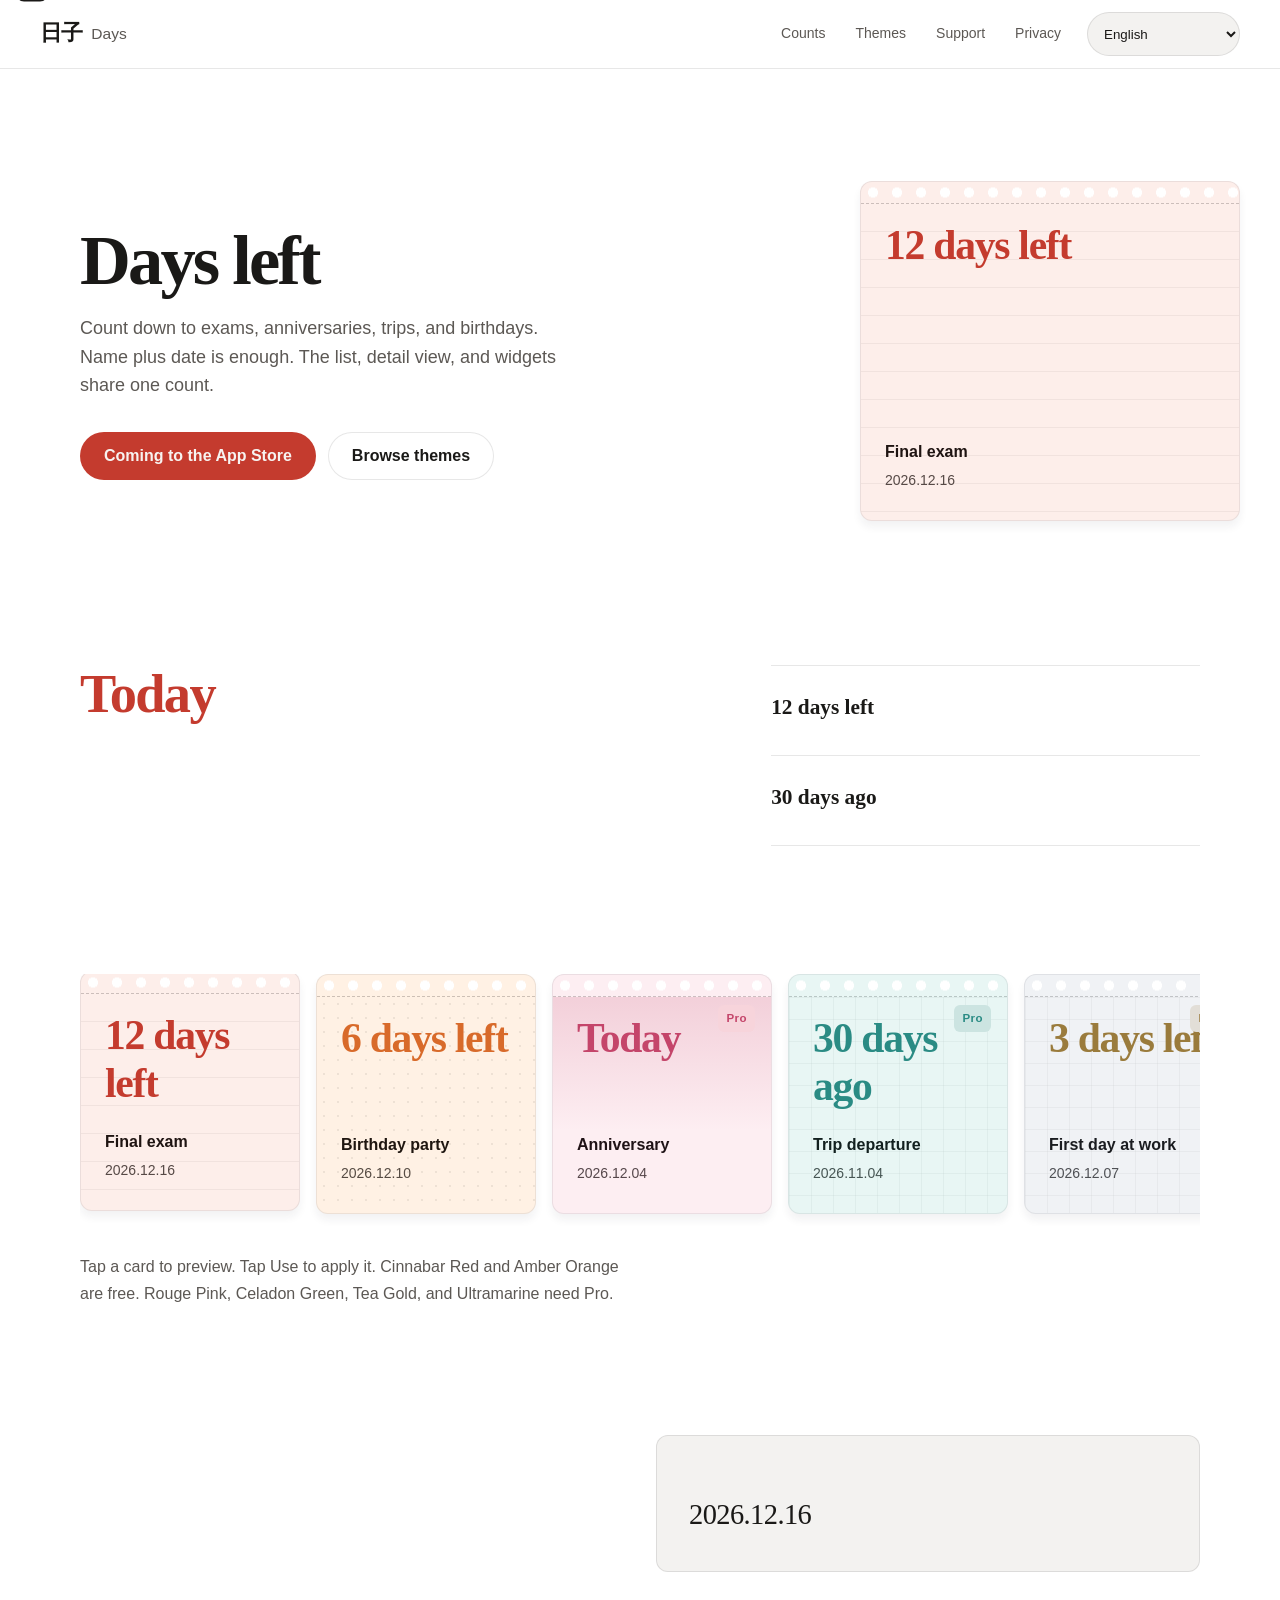
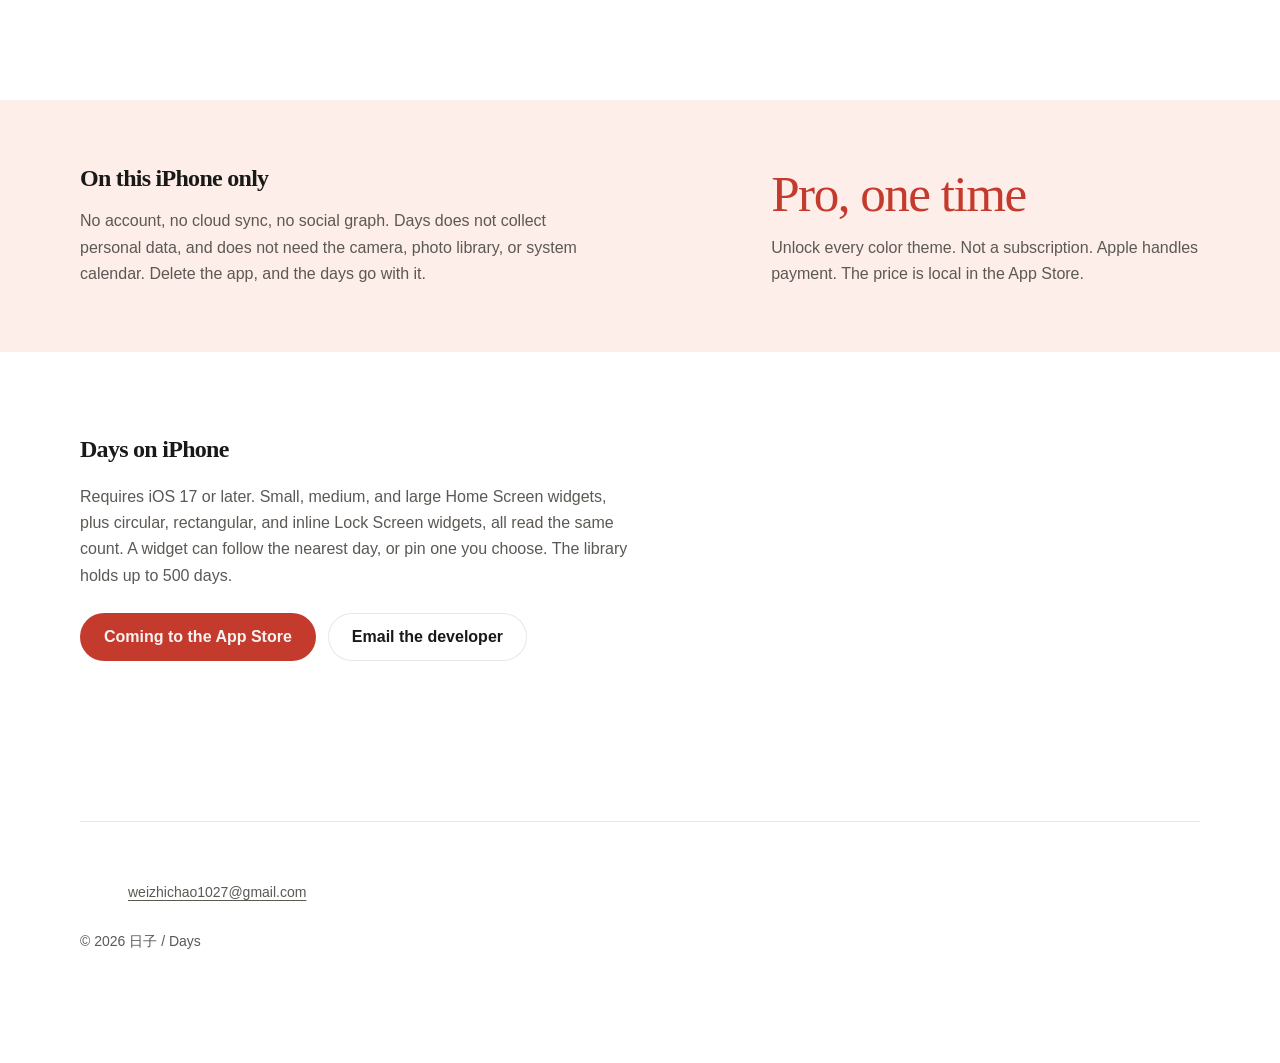
<file: index.html>
<!DOCTYPE html>
<html lang="zh-Hans"
  data-title-zh="日子: 还剩几天"
  data-title-en="Days: how many are left"
  data-desc-zh="日子帮你为考试、恋爱、旅行、生日做倒数。两步添加，大号天数，主题可先预览。基础免费，Pro ¥6 买断。不收集个人数据。"
  data-desc-en="Days helps you count down to exams, anniversaries, trips, and birthdays. Add in two steps, preview themes, and keep widgets in sync. Core tools are free. Pro is a one-time unlock. We do not collect personal data.">
<head>
<meta charset="utf-8"/>
<meta name="viewport" content="width=device-width, initial-scale=1"/>
<meta name="description" content="日子帮你为考试、恋爱、旅行、生日做倒数。两步添加，大号天数，主题可先预览。基础免费，Pro ¥6 买断。不收集个人数据。"/>
<meta name="theme-color" content="#FFFFFF"/>
<meta property="og:type" content="website"/>
<meta property="og:title" content="日子: 还剩几天"/>
<meta property="og:description" content="日子帮你为考试、恋爱、旅行、生日做倒数。两步添加，大号天数，主题可先预览。"/>
<meta property="og:url" content="https://weizhichao1027-collab.github.io/rizi-site/"/>
<meta property="og:locale" content="zh_CN"/>
<meta property="og:site_name" content="日子 / Days"/>
<meta name="twitter:card" content="summary"/>
<title>日子: 还剩几天</title>
<link rel="canonical" href="https://weizhichao1027-collab.github.io/rizi-site/"/>
<link rel="alternate" hreflang="zh-Hans" href="https://weizhichao1027-collab.github.io/rizi-site/"/>
<link rel="alternate" hreflang="en" href="https://weizhichao1027-collab.github.io/rizi-site/?lang=en"/>
<link rel="alternate" hreflang="x-default" href="https://weizhichao1027-collab.github.io/rizi-site/"/>
<link rel="icon" href="favicon.svg" type="image/svg+xml"/>
<link rel="stylesheet" href="styles.css"/>
<script>
(function () {
  try {
    var q = new URLSearchParams(location.search).get("lang");
    var s = localStorage.getItem("rizi-lang");
    var n = (navigator.language || "").toLowerCase();
    var en = q === "en" || (!q && (s === "en" || (!s && n.indexOf("en") === 0)));
    if (q === "zh-Hans") en = false;
    if (en) document.documentElement.lang = "en";
    var title = document.documentElement.getAttribute(en ? "data-title-en" : "data-title-zh");
    if (title) document.title = title;
  } catch (e) {}
})();
</script>
<script type="application/ld+json">
{
  "@context": "https://schema.org",
  "@type": "MobileApplication",
  "name": "日子",
  "alternateName": ["Days", "日々"],
  "operatingSystem": "iOS 17",
  "applicationCategory": "LifestyleApplication",
  "offers": { "@type": "Offer", "price": "0", "priceCurrency": "CNY" },
  "author": { "@type": "Person", "name": "zhichao wei" },
  "url": "https://weizhichao1027-collab.github.io/rizi-site/"
}
</script>
</head>
<body data-title-key="homeTitle" data-desc-key="homeDesc">
<a class="skip" href="#main">
  <span data-lang="zh">跳到正文</span>
  <span data-lang="en">Skip to content</span>
</a>
<header class="topbar">
  <a class="wordmark" href="index.html">日子 <span class="wordmark-en">Days</span></a>
  <button class="nav-toggle" type="button" aria-expanded="false" aria-controls="site-nav">
    <span data-i18n="menu" data-lang="zh">菜单</span>
    <span data-lang="en">Menu</span>
  </button>
  <nav class="nav-links" id="site-nav" aria-label="Primary">
    <a href="#counts"><span data-i18n="navCounts" data-lang="zh">天数</span><span data-lang="en">Counts</span></a>
    <a href="#themes"><span data-i18n="navThemes" data-lang="zh">主题</span><span data-lang="en">Themes</span></a>
    <a href="support.html"><span data-i18n="navSupport" data-lang="zh">技术支持</span><span data-lang="en">Support</span></a>
    <a href="privacy.html"><span data-i18n="navPrivacy" data-lang="zh">隐私政策</span><span data-lang="en">Privacy</span></a>
    <label class="lang-label">
      <span class="visually-hidden">语言</span>
      <select data-lang-select autocomplete="off"></select>
    </label>
  </nav>
</header>

<main id="main">
  <section class="wrap hero">
    <div>
      <h1 data-i18n="heroTitle" data-lang="zh">还剩几天</h1>
      <h1 data-lang="en">Days left</h1>
      <p class="lede" data-i18n="heroLede" data-lang="zh">给考试、恋爱、旅行、生日做倒数。写下名称，选一个日期。列表、详情和小组件用同一套天数。</p>
      <p class="lede" data-lang="en">Count down to exams, anniversaries, trips, and birthdays. Name plus date is enough. The list, detail view, and widgets share one count.</p>
      <div class="cta-row">
        <a class="btn" data-store href="#get">
          <span data-i18n="comingStore" data-lang="zh">即将上架 App Store</span>
          <span data-lang="en">Coming to the App Store</span>
        </a>
        <a class="btn btn-ghost" href="#themes">
          <span data-i18n="browseThemes" data-lang="zh">先看主题</span>
          <span data-lang="en">Browse themes</span>
        </a>
      </div>
    </div>
    <div class="hero-stage">
      <figure class="leaf hero-leaf" id="hero-leaf" data-theme="exam-sprint" data-texture="ruled" aria-label="期末考试, 还剩 12 天">
        <div class="leaf-perf" aria-hidden="true"></div>
        <p class="leaf-count" data-leaf-count>还剩 12 天</p>
        <p class="leaf-name" data-leaf-name>期末考试</p>
        <p class="leaf-date" data-leaf-date>2026.09.27</p>
        <span class="leaf-badge" data-leaf-badge hidden>Pro</span>
      </figure>
    </div>
  </section>

  <section class="wrap section" id="counts">
    <h2 data-lang="zh">三种说法，同一口径</h2>
    <h2 data-lang="en">Three phrases, one calendar day</h2>
    <div class="counts">
      <div class="count-lead">
        <span class="phrase" data-count-offset="0">就是今天</span>
        <p data-lang="zh">按自然日计算，不按小时。今天、还没到、已经过去，各只有一句。</p>
        <p data-lang="en">Counted by calendar day, not by the hour. Today, still ahead, and already past each get one phrase.</p>
      </div>
      <ul class="count-list">
        <li>
          <strong data-count-offset="12">还剩 12 天</strong>
          <p data-lang="zh">日期还在后面。列表副标题、详情大字、主屏幕和锁屏小组件都写这一句。</p>
          <p data-lang="en">The date is still ahead. The list, the large detail type, and Home Screen or Lock Screen widgets all use this line.</p>
        </li>
        <li>
          <strong data-count-offset="-30">已过 30 天</strong>
          <p data-lang="zh">日期已经过去。不会另算一套，也不会和小组件各写各的。</p>
          <p data-lang="en">The date has passed. There is no second formula, and the widget will not drift from the app.</p>
        </li>
      </ul>
    </div>
  </section>

  <section class="wrap section" id="themes">
    <h2 data-lang="zh">场景主题，可先预览</h2>
    <h2 data-lang="en">Scene themes you can preview</h2>
    <div class="theme-rail" role="list">
      <div role="listitem">
      <button type="button" class="theme-hit" data-scene="exam-sprint" aria-current="true">
        <article class="leaf" data-scene-leaf="exam-sprint" data-theme="exam-sprint" data-texture="ruled">
          <div class="leaf-perf" aria-hidden="true"></div>
          <p class="leaf-count" data-leaf-count>还剩 12 天</p>
          <p class="leaf-name" data-leaf-name>期末考试</p>
          <p class="leaf-date" data-leaf-date></p>
          <span class="leaf-badge" data-leaf-badge hidden>Pro</span>
        </article>
      </button>
      </div>
      <div role="listitem">
      <button type="button" class="theme-hit" data-scene="birthday-party" aria-current="false">
        <article class="leaf" data-scene-leaf="birthday-party" data-theme="birthday-party" data-texture="dots">
          <div class="leaf-perf" aria-hidden="true"></div>
          <p class="leaf-count" data-leaf-count>还剩 6 天</p>
          <p class="leaf-name" data-leaf-name>生日派对</p>
          <p class="leaf-date" data-leaf-date></p>
          <span class="leaf-badge" data-leaf-badge hidden>Pro</span>
        </article>
      </button>
      </div>
      <div role="listitem">
      <button type="button" class="theme-hit" data-scene="love-memorial" aria-current="false">
        <article class="leaf" data-scene-leaf="love-memorial" data-theme="love-memorial" data-texture="gradient">
          <div class="leaf-perf" aria-hidden="true"></div>
          <p class="leaf-count" data-leaf-count>就是今天</p>
          <p class="leaf-name" data-leaf-name>恋爱纪念日</p>
          <p class="leaf-date" data-leaf-date></p>
          <span class="leaf-badge" data-leaf-badge>Pro</span>
        </article>
      </button>
      </div>
      <div role="listitem">
      <button type="button" class="theme-hit" data-scene="travel-depart" aria-current="false">
        <article class="leaf" data-scene-leaf="travel-depart" data-theme="travel-depart" data-texture="grid">
          <div class="leaf-perf" aria-hidden="true"></div>
          <p class="leaf-count" data-leaf-count>已过 30 天</p>
          <p class="leaf-name" data-leaf-name>旅行出发</p>
          <p class="leaf-date" data-leaf-date></p>
          <span class="leaf-badge" data-leaf-badge>Pro</span>
        </article>
      </button>
      </div>
      <div role="listitem">
      <button type="button" class="theme-hit" data-scene="job-countdown" aria-current="false">
        <article class="leaf" data-scene-leaf="job-countdown" data-theme="job-countdown" data-texture="grid">
          <div class="leaf-perf" aria-hidden="true"></div>
          <p class="leaf-count" data-leaf-count>还剩 3 天</p>
          <p class="leaf-name" data-leaf-name>入职倒计时</p>
          <p class="leaf-date" data-leaf-date></p>
          <span class="leaf-badge" data-leaf-badge>Pro</span>
        </article>
      </button>
      </div>
      <div role="listitem">
      <button type="button" class="theme-hit" data-scene="graduation" aria-current="false">
        <article class="leaf" data-scene-leaf="graduation" data-theme="graduation" data-texture="ruled">
          <div class="leaf-perf" aria-hidden="true"></div>
          <p class="leaf-count" data-leaf-count>已过 90 天</p>
          <p class="leaf-name" data-leaf-name>毕业季</p>
          <p class="leaf-date" data-leaf-date></p>
          <span class="leaf-badge" data-leaf-badge>Pro</span>
        </article>
      </button>
      </div>
    </div>
    <p class="theme-note" data-i18n="themeNote" data-lang="zh">点卡片只预览，点「使用」才写入。朱砂赤色、琥珀橙色免费；胭脂粉色、青瓷绿色、秋茶金色、群青蓝色需解锁 Pro。</p>
    <p class="theme-note" data-lang="en">Tap a card to preview. Tap Use to apply it. Cinnabar Red and Amber Orange are free. Rouge Pink, Celadon Green, Tea Gold, and Ultramarine need Pro.</p>
  </section>

  <section class="wrap section" id="add">
    <h2 data-lang="zh">两步就够</h2>
    <h2 data-lang="en">Two fields</h2>
    <div class="split">
      <div>
        <p class="lede" data-lang="zh">不用学用法。打开日子，写下这件事叫什么，再选那天。保存之后，天数会自己走。</p>
        <p class="lede" data-lang="en">Nothing to learn. Open Days, name the occasion, pick the date, and save. The count moves on its own.</p>
      </div>
      <div class="paper-form">
        <dl>
          <div>
            <dt data-lang="zh">名称</dt>
            <dt data-lang="en">Name</dt>
            <dd data-lang="zh">期末考试</dd>
            <dd data-lang="en">Final exam</dd>
          </div>
          <div>
            <dt data-lang="zh">日期</dt>
            <dt data-lang="en">Date</dt>
            <dd data-date-offset="12">2026.09.27</dd>
          </div>
        </dl>
      </div>
    </div>
  </section>

  <section class="ink-band" id="local">
    <div class="wrap">
      <div>
        <h2 data-i18n="localTitle" data-lang="zh">数据只在这台 iPhone 上</h2>
        <h2 data-lang="en">On this iPhone only</h2>
        <p data-i18n="localBody" data-lang="zh">没有账号，没有云同步，没有社交。日子不收集个人数据，也不需要相机、相册或系统日历。卸载 App，这些日子会一起删除。</p>
        <p data-lang="en">No account, no cloud sync, no social graph. Days does not collect personal data, and does not need the camera, photo library, or system calendar. Delete the app, and the days go with it.</p>
      </div>
      <div>
        <p class="price" data-i18n="price" data-lang="zh">Pro 一次买断</p>
        <p class="price" data-lang="en">Pro, one time</p>
        <p class="price-note" data-i18n="priceNote" data-lang="zh">中文商店价为 ¥6。解锁全部颜色主题，不是订阅。付款由 Apple 处理。其他地区显示当地价格。</p>
        <p class="price-note" data-lang="en">Unlock every color theme. Not a subscription. Apple handles payment. The price is local in the App Store.</p>
      </div>
    </div>
  </section>

  <section class="wrap get" id="get">
    <h2 data-i18n="getTitle" data-lang="zh">iPhone 上的日子</h2>
    <h2 data-lang="en">Days on iPhone</h2>
    <p data-i18n="getBody" data-lang="zh">需要 iOS 17 或更新系统。主屏幕小号、中号、大号，以及锁屏圆形、方形、一行，都可以放日子。小组件默认跟着最近的一条，也可以指定某一条。最多 500 个日子。</p>
    <p data-lang="en">Requires iOS 17 or later. Small, medium, and large Home Screen widgets, plus circular, rectangular, and inline Lock Screen widgets, all read the same count. A widget can follow the nearest day, or pin one you choose. The library holds up to 500 days.</p>
    <div class="cta-row follow">
      <a class="btn" data-store href="#get">
        <span data-i18n="comingStore" data-lang="zh">即将上架 App Store</span>
        <span data-lang="en">Coming to the App Store</span>
      </a>
      <a class="btn btn-ghost" href="mailto:weizhichao1027@gmail.com">
        <span data-i18n="writeDev" data-lang="zh">写信给开发者</span>
        <span data-lang="en">Email the developer</span>
      </a>
    </div>
  </section>
</main>

<footer class="site-footer wrap">
  <nav aria-label="Footer">
    <a href="support.html"><span data-lang="zh">技术支持</span><span data-lang="en">Support</span></a>
    <a href="privacy.html"><span data-lang="zh">隐私政策</span><span data-lang="en">Privacy</span></a>
    <a href="mailto:weizhichao1027@gmail.com">weizhichao1027@gmail.com</a>
  </nav>
  <p>© 2026 日子 / Days</p>
</footer>
<script src="i18n.js"></script>
<script src="site.js" defer></script>
</body>
</html>
</file>
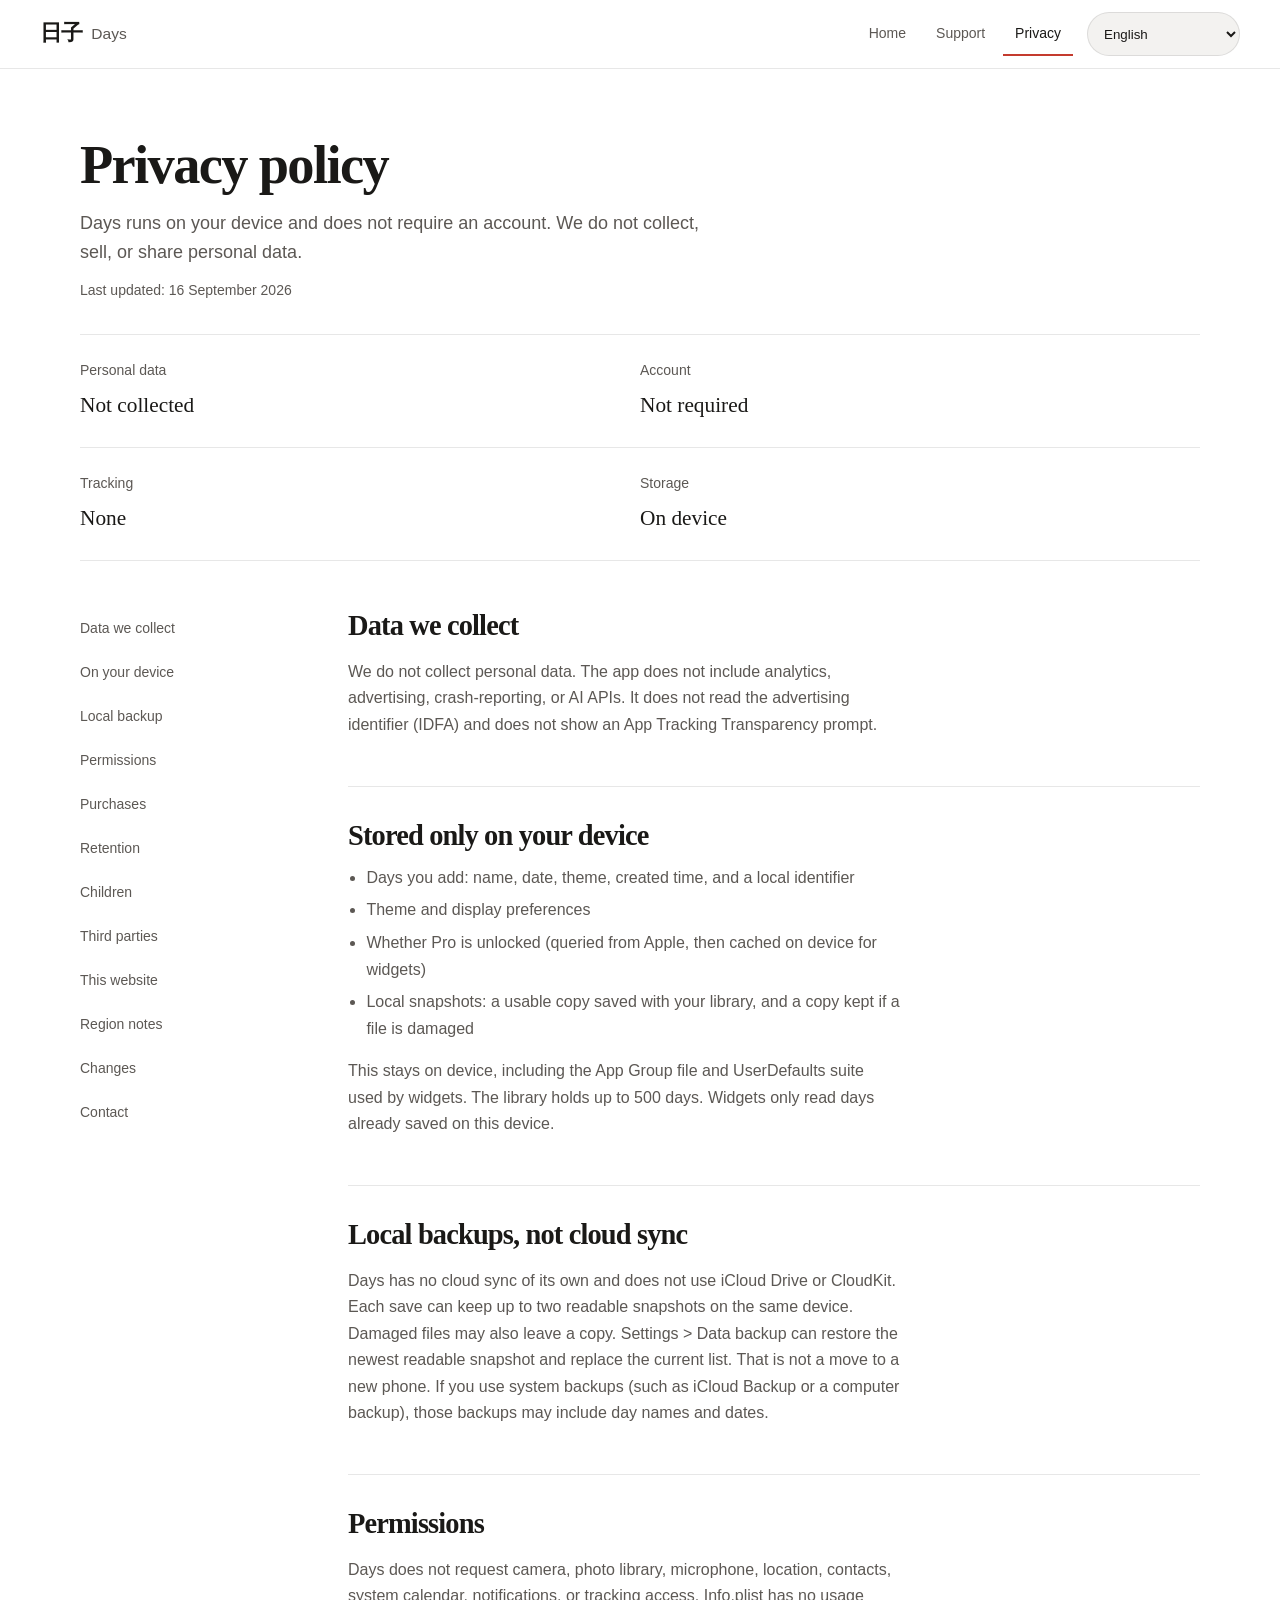
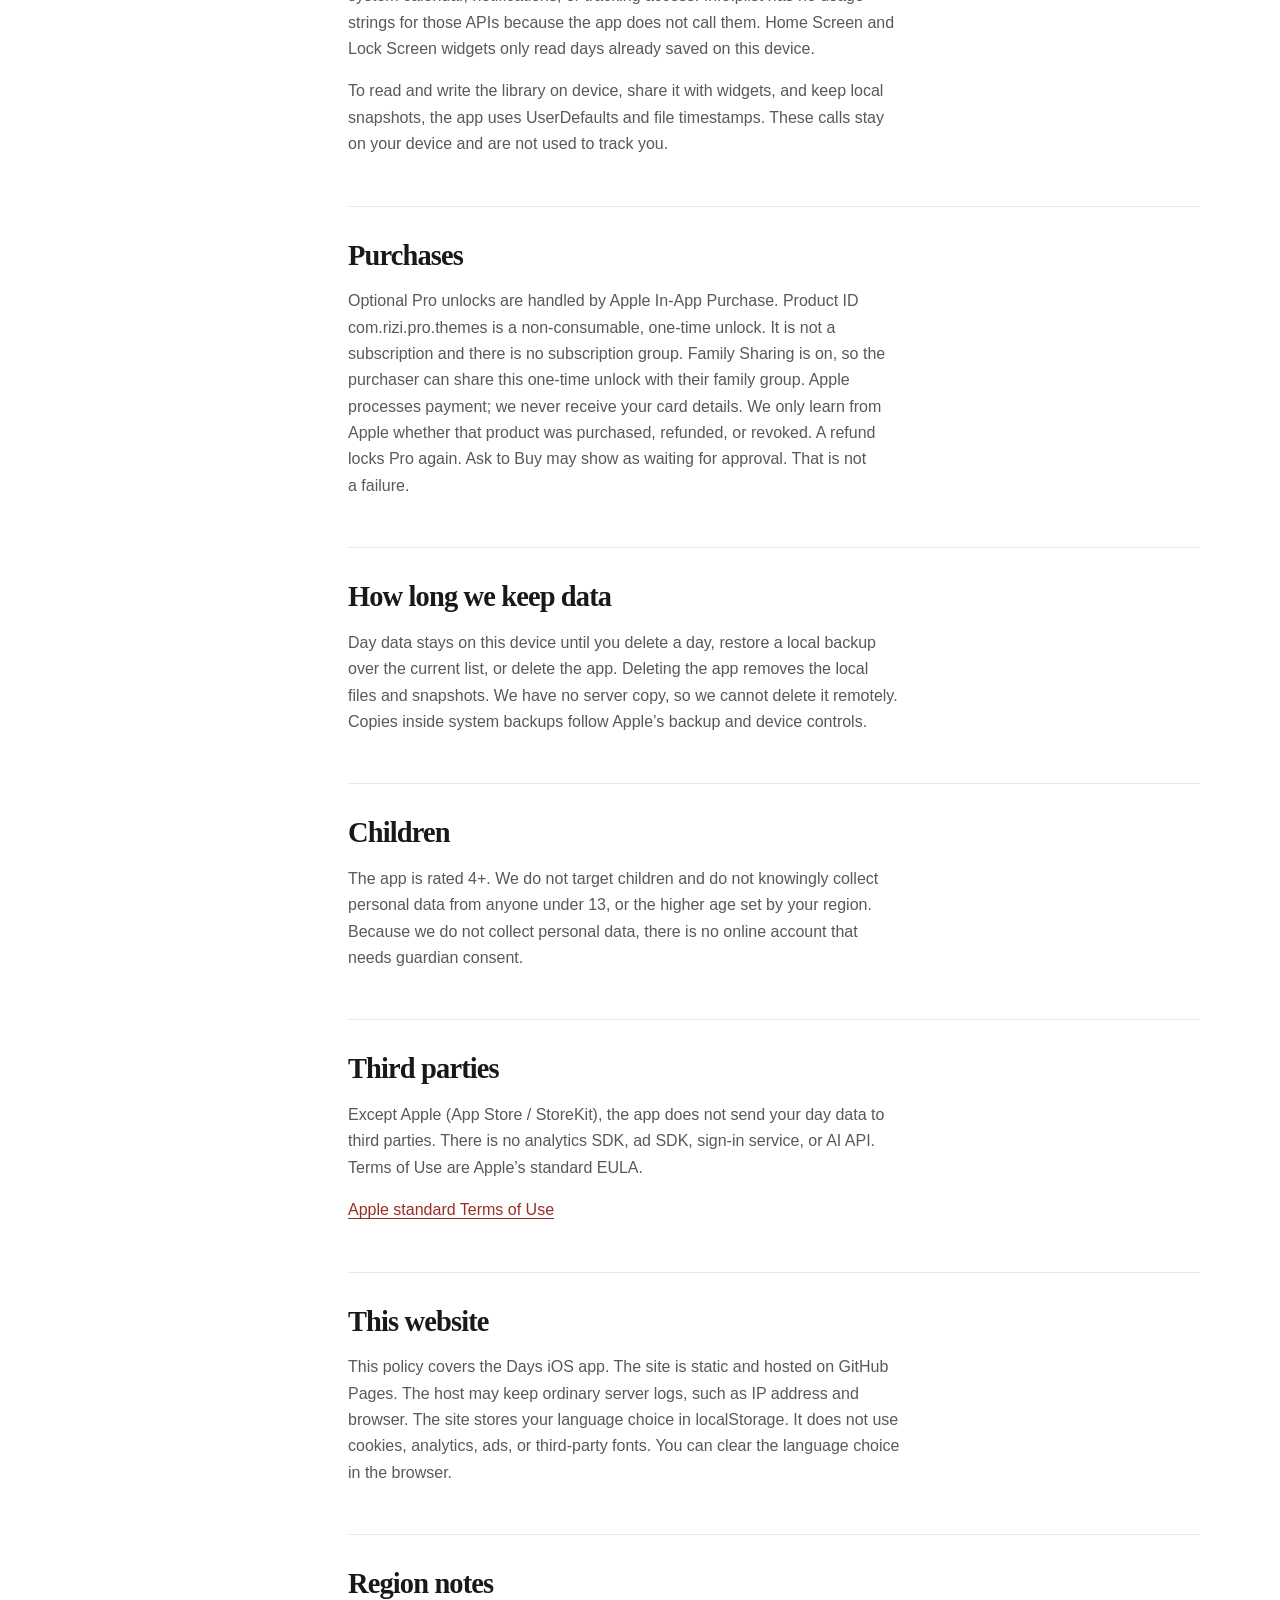
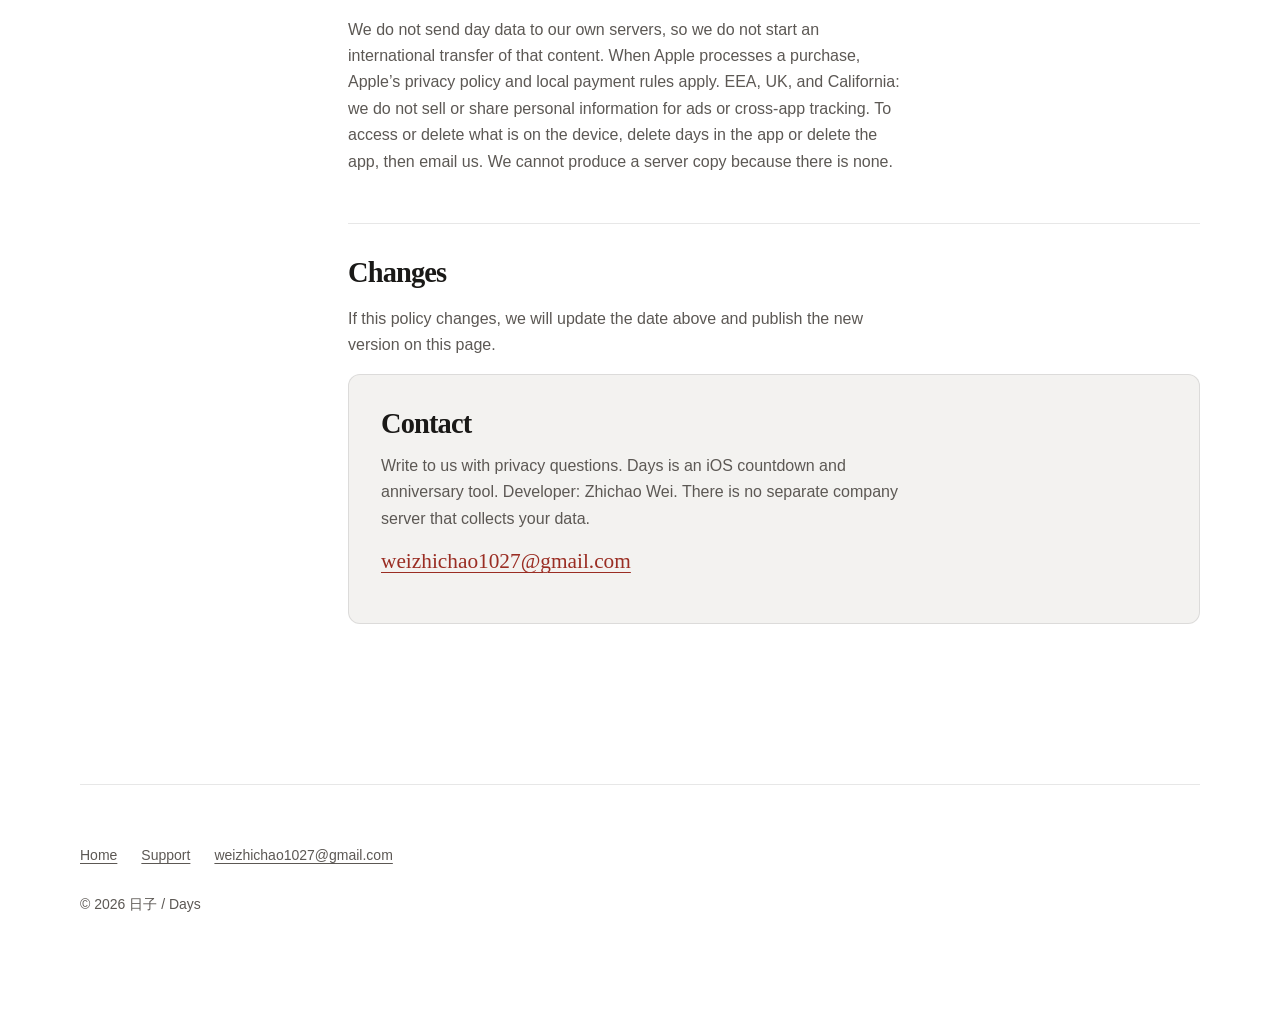
<file: privacy.html>
<!DOCTYPE html>
<html lang="zh-Hans"
  data-title-zh="日子 / Days 隐私政策"
  data-title-en="Days privacy policy"
  data-desc-zh="日子不收集个人数据。数据保存在本机；Pro 购买由 Apple 处理。"
  data-desc-en="Days does not collect personal data. Data stays on device; Apple handles Pro purchases.">
<head>
<meta charset="utf-8"/>
<meta name="viewport" content="width=device-width, initial-scale=1"/>
<meta name="description" content="日子不收集个人数据。数据保存在本机；Pro 购买由 Apple 处理。"/>
<meta name="theme-color" content="#FFFFFF"/>
<meta property="og:type" content="website"/>
<meta property="og:title" content="日子 / Days 隐私政策"/>
<meta property="og:description" content="日子不收集个人数据。数据保存在本机；Pro 购买由 Apple 处理。"/>
<meta property="og:url" content="https://weizhichao1027-collab.github.io/rizi-site/privacy.html"/>
<meta property="og:locale" content="zh_CN"/>
<meta property="og:site_name" content="日子 / Days"/>
<meta name="twitter:card" content="summary"/>
<title>日子 / Days 隐私政策</title>
<link rel="canonical" href="https://weizhichao1027-collab.github.io/rizi-site/privacy.html"/>
<link rel="alternate" hreflang="zh-Hans" href="https://weizhichao1027-collab.github.io/rizi-site/privacy.html"/>
<link rel="alternate" hreflang="en" href="https://weizhichao1027-collab.github.io/rizi-site/privacy.html?lang=en"/>
<link rel="alternate" hreflang="x-default" href="https://weizhichao1027-collab.github.io/rizi-site/privacy.html"/>
<link rel="icon" href="favicon.svg" type="image/svg+xml"/>
<link rel="stylesheet" href="styles.css"/>
<script>
(function () {
  try {
    var q = new URLSearchParams(location.search).get("lang") || "";
    var s = "";
    try { s = localStorage.getItem("rizi-lang") || ""; } catch (e) {}
    var n = (navigator.language || "").toLowerCase();
    var raw = (q || s || n).replace(/_/g, "-").toLowerCase();
    var lang = "zh-Hans";
    if (raw === "en" || raw.indexOf("en-") === 0) lang = "en";
    else if (raw === "zh-hant" || raw === "zh-tw" || raw === "zh-hk" || raw === "zh-mo") lang = "zh-Hant";
    else if (raw.indexOf("ja") === 0) lang = "ja";
    else if (raw.indexOf("ko") === 0) lang = "ko";
    else if (raw.indexOf("es") === 0) lang = "es";
    else if (raw.indexOf("fr") === 0) lang = "fr";
    else if (raw.indexOf("de") === 0) lang = "de";
    else if (raw.indexOf("pt") === 0) lang = "pt-BR";
    else if (raw.indexOf("ru") === 0) lang = "ru";
    else if (raw.indexOf("ar") === 0) lang = "ar";
    else if (raw.indexOf("hi") === 0) lang = "hi";
    else if (raw === "id" || raw === "in" || raw.indexOf("id-") === 0) lang = "id";
    document.documentElement.lang = lang;
    if (lang === "ar") document.documentElement.dir = "rtl";
    if (lang === "en") {
      var title = document.documentElement.getAttribute("data-title-en");
      if (title) document.title = title;
    }
  } catch (e) {}
})();
</script>
</head>
<body data-title-key="privacyTitle" data-desc-key="privacyDesc">
<a class="skip" href="#main">
  <span data-i18n="skip" data-lang="zh">跳到正文</span>
  <span data-lang="en">Skip to content</span>
</a>
<header class="topbar">
  <a class="wordmark" href="index.html">日子 <span class="wordmark-en">Days</span></a>
  <button class="nav-toggle" type="button" aria-expanded="false" aria-controls="site-nav">
    <span data-i18n="menu" data-lang="zh">菜单</span>
    <span data-lang="en">Menu</span>
  </button>
  <nav class="nav-links" id="site-nav" aria-label="Primary">
    <a href="index.html"><span data-i18n="navHome" data-lang="zh">官网</span><span data-lang="en">Home</span></a>
    <a href="support.html"><span data-i18n="navSupport" data-lang="zh">技术支持</span><span data-lang="en">Support</span></a>
    <a href="privacy.html" aria-current="page"><span data-i18n="navPrivacy" data-lang="zh">隐私政策</span><span data-lang="en">Privacy</span></a>
    <label class="lang-label">
      <span class="visually-hidden" data-i18n="language">语言</span>
      <select data-lang-select autocomplete="off"></select>
    </label>
  </nav>
</header>

<main id="main" class="wrap">
  <header class="doc-hero">
    <h1 data-i18n="privacyH1" data-lang="zh">隐私政策</h1>
    <h1 data-lang="en">Privacy policy</h1>
    <p class="lede" data-i18n="privacyLede" data-lang="zh">日子在你的设备上运行，无需注册账号。我们不收集、不出售、不共享个人数据。</p>
    <p class="lede" data-lang="en">Days runs on your device and does not require an account. We do not collect, sell, or share personal data.</p>
    <p class="meta" data-i18n="privacyUpdated" data-lang="zh">最后更新: 2026年9月16日</p>
    <p class="meta" data-lang="en">Last updated: 16 September 2026</p>
  </header>

  <dl class="facts">
    <div>
      <dt data-i18n="factPersonal" data-lang="zh">个人数据</dt>
      <dt data-lang="en">Personal data</dt>
      <dd data-i18n="factPersonalV" data-lang="zh">不收集</dd>
      <dd data-lang="en">Not collected</dd>
    </div>
    <div>
      <dt data-i18n="factAccount" data-lang="zh">账号</dt>
      <dt data-lang="en">Account</dt>
      <dd data-i18n="factAccountV" data-lang="zh">不需要</dd>
      <dd data-lang="en">Not required</dd>
    </div>
    <div>
      <dt data-i18n="factTrack" data-lang="zh">追踪</dt>
      <dt data-lang="en">Tracking</dt>
      <dd data-i18n="factTrackV" data-lang="zh">无</dd>
      <dd data-lang="en">None</dd>
    </div>
    <div>
      <dt data-i18n="factStorage" data-lang="zh">保存位置</dt>
      <dt data-lang="en">Storage</dt>
      <dd data-i18n="factStorageV" data-lang="zh">仅本机</dd>
      <dd data-lang="en">On device</dd>
    </div>
  </dl>

  <div class="doc-layout">
    <nav class="toc" aria-label="Sections">
      <a href="#collect"><span data-i18n="tocCollect" data-lang="zh">收集哪些数据</span><span data-lang="en">Data we collect</span></a>
      <a href="#local"><span data-i18n="tocLocal" data-lang="zh">本机内容</span><span data-lang="en">On your device</span></a>
      <a href="#backup"><span data-i18n="tocBackup" data-lang="zh">本机备份</span><span data-lang="en">Local backups</span></a>
      <a href="#permissions"><span data-i18n="tocPermissions" data-lang="zh">权限</span><span data-lang="en">Permissions</span></a>
      <a href="#purchases"><span data-i18n="tocPurchases" data-lang="zh">购买</span><span data-lang="en">Purchases</span></a>
      <a href="#retention"><span data-i18n="tocRetention" data-lang="zh">保存多久</span><span data-lang="en">Retention</span></a>
      <a href="#children"><span data-i18n="tocChildren" data-lang="zh">儿童</span><span data-lang="en">Children</span></a>
      <a href="#third"><span data-i18n="tocThird" data-lang="zh">第三方</span><span data-lang="en">Third parties</span></a>
      <a href="#site"><span data-i18n="tocSite" data-lang="zh">本网站</span><span data-lang="en">This website</span></a>
      <a href="#region"><span data-i18n="tocRegion" data-lang="zh">地区说明</span><span data-lang="en">Region notes</span></a>
      <a href="#changes"><span data-i18n="tocChanges" data-lang="zh">政策变更</span><span data-lang="en">Changes</span></a>
      <a href="#contact"><span data-i18n="tocContact" data-lang="zh">联系</span><span data-lang="en">Contact</span></a>
    </nav>

    <div>
      <article class="article" id="collect">
        <h2 data-i18n="pCollectH" data-lang="zh">我们收集哪些数据</h2>
        <h2 data-lang="en">Data we collect</h2>
        <p data-i18n="pCollect" data-lang="zh">我们不收集个人数据。App 不接入分析、广告、崩溃上报或人工智能接口，也不会读取广告标识符（IDFA），不弹出追踪许可。</p>
        <p data-lang="en">We do not collect personal data. The app does not include analytics, advertising, crash-reporting, or AI APIs. It does not read the advertising identifier (IDFA) and does not show an App Tracking Transparency prompt.</p>
      </article>

      <article class="article" id="local">
        <h2 data-i18n="pLocalH" data-lang="zh">仅保存在你设备上的内容</h2>
        <h2 data-lang="en">Stored only on your device</h2>
        <ul data-lang="zh">
          <li data-i18n="pLocal1">你添加的日子：名称、日期、主题、创建时间和一条本地标识</li>
          <li data-i18n="pLocal2">主题与显示偏好</li>
          <li data-i18n="pLocal3">是否已解锁 Pro（先向 Apple 查询购买状态，再在本机记下结果，供小组件使用）</li>
          <li data-i18n="pLocal4">本机快照：保存时留下的可用备份，以及文件损坏时的副本</li>
        </ul>
        <ul data-lang="en">
          <li>Days you add: name, date, theme, created time, and a local identifier</li>
          <li>Theme and display preferences</li>
          <li>Whether Pro is unlocked (queried from Apple, then cached on device for widgets)</li>
          <li>Local snapshots: a usable copy saved with your library, and a copy kept if a file is damaged</li>
        </ul>
        <p data-i18n="pLocalP" data-lang="zh">这些写在设备本地，包括小组件所用的 App Group 文件和同一组的 UserDefaults。最多保存 500 个日子。小组件只读取已经保存在这台设备上的日子。</p>
        <p data-lang="en">This stays on device, including the App Group file and UserDefaults suite used by widgets. The library holds up to 500 days. Widgets only read days already saved on this device.</p>
      </article>

      <article class="article" id="backup">
        <h2 data-i18n="pBackupH" data-lang="zh">本机备份，不是云同步</h2>
        <h2 data-lang="en">Local backups, not cloud sync</h2>
        <p data-i18n="pBackup" data-lang="zh">日子没有自己的云同步，也不使用 iCloud Drive 或 CloudKit。每次保存时，App 会在同一台设备上留下最多两份可用快照；文件损坏时也可能留下副本。设置里的「数据备份」可以恢复最近一份可读快照，并覆盖当前列表。这不是换机迁移。若你开启了系统备份（如 iCloud 备份或电脑备份），备份里可能包含日子名称与日期。</p>
        <p data-lang="en">Days has no cloud sync of its own and does not use iCloud Drive or CloudKit. Each save can keep up to two readable snapshots on the same device. Damaged files may also leave a copy. Settings &gt; Data backup can restore the newest readable snapshot and replace the current list. That is not a move to a new phone. If you use system backups (such as iCloud Backup or a computer backup), those backups may include day names and dates.</p>
      </article>

      <article class="article" id="permissions">
        <h2 data-i18n="tocPermissions" data-lang="zh">权限</h2>
        <h2 data-lang="en">Permissions</h2>
        <p data-i18n="pPerm" data-lang="zh">日子不请求、也不需要相机、相册、麦克风、定位、通讯录、系统日历、通知或追踪权限。Info.plist 里没有这些用途说明，因为 App 不会调用它们。桌面与锁屏小组件只读本机已保存的日子。</p>
        <p data-lang="en">Days does not request camera, photo library, microphone, location, contacts, system calendar, notifications, or tracking access. Info.plist has no usage strings for those APIs because the app does not call them. Home Screen and Lock Screen widgets only read days already saved on this device.</p>
        <p data-i18n="pApi" data-lang="zh">为了在本机读写日子列表、和小组件共享数据、以及留下本地快照，App 会使用 UserDefaults（Privacy Nutrition 理由 CA92.1），并读取文件时间戳（理由 C617.1）。这些访问只发生在你的设备上，不会用来追踪你。</p>
        <p data-lang="en">To read and write the library on device, share it with widgets, and keep local snapshots, the app uses UserDefaults (Privacy Nutrition reason CA92.1) and file timestamps (reason C617.1). These calls stay on your device and are not used to track you.</p>
      </article>

      <article class="article" id="purchases">
        <h2 data-i18n="pBuyH" data-lang="zh">购买</h2>
        <h2 data-lang="en">Purchases</h2>
        <p data-i18n="pBuy" data-lang="zh">可选的 Pro 解锁由 Apple 的 App 内购买处理。商品 ID 为 com.rizi.pro.themes，类型为非消耗型买断，不是订阅，也没有订阅组。App Store 已开启家人共享，购买者可与家庭成员共享此买断。付款信息由 Apple 处理，我们收不到银行卡号。我们只从 Apple 获知该商品是否已购买、是否被退款或撤销。退款后 Pro 会收回。家庭批准购买可能显示为等待批准，这不是失败。</p>
        <p data-lang="en">Optional Pro unlocks are handled by Apple In-App Purchase. Product ID com.rizi.pro.themes is a non-consumable, one-time unlock. It is not a subscription and there is no subscription group. Family Sharing is on, so the purchaser can share this one-time unlock with their family group. Apple processes payment; we never receive your card details. We only learn from Apple whether that product was purchased, refunded, or revoked. A refund locks Pro again. Ask to Buy may show as waiting for approval. That is not a failure.</p>
      </article>

      <article class="article" id="retention">
        <h2 data-i18n="pKeepH" data-lang="zh">保存多久</h2>
        <h2 data-lang="en">How long we keep data</h2>
        <p data-i18n="pKeep" data-lang="zh">日子数据一直留在这台设备上，直到你删除某条日子、在设置里用备份覆盖列表，或卸载 App。卸载后本地文件和快照会一起删除。我们没有服务器副本，因此无法替你远程删除。系统备份里的副本，按 Apple 的备份与设备管理处理。</p>
        <p data-lang="en">Day data stays on this device until you delete a day, restore a local backup over the current list, or delete the app. Deleting the app removes the local files and snapshots. We have no server copy, so we cannot delete it remotely. Copies inside system backups follow Apple’s backup and device controls.</p>
      </article>

      <article class="article" id="children">
        <h2 data-i18n="pChildH" data-lang="zh">儿童</h2>
        <h2 data-lang="en">Children</h2>
        <p data-i18n="pChild" data-lang="zh">App 分级为 4+。我们不以儿童为对象收集数据，也不故意收集 13 岁以下（或你所在地区规定的更高年龄）任何人的个人数据。因为我们不收集个人数据，也没有需要监护人同意的在线账户。</p>
        <p data-lang="en">The app is rated 4+. We do not target children and do not knowingly collect personal data from anyone under 13, or the higher age set by your region. Because we do not collect personal data, there is no online account that needs guardian consent.</p>
      </article>

      <article class="article" id="third">
        <h2 data-i18n="pThirdH" data-lang="zh">第三方</h2>
        <h2 data-lang="en">Third parties</h2>
        <p data-i18n="pThird" data-lang="zh">除 Apple（App Store / StoreKit）外，App 不向第三方发送你的日子数据。没有分析 SDK、广告 SDK、登录服务或人工智能接口。使用条款使用 Apple 标准最终用户许可协议。</p>
        <p data-lang="en">Except Apple (App Store / StoreKit), the app does not send your day data to third parties. There is no analytics SDK, ad SDK, sign-in service, or AI API. Terms of Use are Apple’s standard EULA.</p>
        <p><a href="https://www.apple.com/legal/internet-services/itunes/dev/stdeula/" data-i18n="sEulaLink">Apple 标准使用条款</a></p>
      </article>

      <article class="article" id="site">
        <h2 data-i18n="pSiteH" data-lang="zh">本网站</h2>
        <h2 data-lang="en">This website</h2>
        <p data-i18n="pSite" data-lang="zh">本页说明的是「日子」iOS App。网站为静态页面，托管于 GitHub Pages；访问时托管方可能记录常规服务器日志（例如 IP 与浏览器）。本站用 localStorage 记住你选择的语言，不使用 Cookie，不加载分析或广告脚本，也不加载第三方字体。语言选择可在浏览器中清除。</p>
        <p data-lang="en">This policy covers the Days iOS app. The site is static and hosted on GitHub Pages. The host may keep ordinary server logs, such as IP address and browser. The site stores your language choice in localStorage. It does not use cookies, analytics, ads, or third-party fonts. You can clear the language choice in the browser.</p>
      </article>

      <article class="article" id="region">
        <h2 data-i18n="pRegionH" data-lang="zh">地区说明</h2>
        <h2 data-lang="en">Region notes</h2>
        <p data-i18n="pRegion" data-lang="zh">我们不把日子数据发送到自己的服务器，因此不存在由我们发起的跨境传输。Apple 处理购买时，适用 Apple 的隐私政策与所在地区的付款规则。欧洲经济区、英国或加州用户：我们不出售、不共享个人数据用于广告或跨应用追踪。如需行使访问或删除权，请先在 App 内删除日子或卸载 App，再写信到下方邮箱。我们无法提供服务器上的副本，因为没有。中国大陆用户：我们不收集个人信息，也不向境外传输你的日子内容。</p>
        <p data-lang="en">We do not send day data to our own servers, so we do not start an international transfer of that content. When Apple processes a purchase, Apple’s privacy policy and local payment rules apply. EEA, UK, and California: we do not sell or share personal information for ads or cross-app tracking. To access or delete what is on the device, delete days in the app or delete the app, then email us. We cannot produce a server copy because there is none.</p>
      </article>

      <article class="article" id="changes">
        <h2 data-i18n="pChangeH" data-lang="zh">政策变更</h2>
        <h2 data-lang="en">Changes</h2>
        <p data-i18n="pChange" data-lang="zh">若本政策变更，我们会更新上方日期，并在本页面发布新版本。</p>
        <p data-lang="en">If this policy changes, we will update the date above and publish the new version on this page.</p>
      </article>

      <section class="contact-band" id="contact">
        <h2 data-i18n="pContactH" data-lang="zh">联系</h2>
        <h2 data-lang="en">Contact</h2>
        <p data-i18n="pContact" data-lang="zh">隐私相关问题请写信。日子 / Days 是 iOS 倒数日与纪念日工具。开发者: Zhichao Wei。运营者没有单独的公司服务器收集你的数据。</p>
        <p data-lang="en">Write to us with privacy questions. Days is an iOS countdown and anniversary tool. Developer: Zhichao Wei. There is no separate company server that collects your data.</p>
        <p><a class="mail" href="mailto:weizhichao1027@gmail.com">weizhichao1027@gmail.com</a></p>
      </section>
    </div>
  </div>
</main>

<footer class="site-footer wrap">
  <nav aria-label="Footer">
    <a href="index.html"><span data-i18n="navHome" data-lang="zh">官网</span><span data-lang="en">Home</span></a>
    <a href="support.html"><span data-i18n="navSupport" data-lang="zh">技术支持</span><span data-lang="en">Support</span></a>
    <a href="mailto:weizhichao1027@gmail.com">weizhichao1027@gmail.com</a>
  </nav>
  <p data-i18n="copyright">© 2026 日子 / Days</p>
</footer>
<script src="i18n.js"></script>
<script src="site.js" defer></script>
</body>
</html>
</file>
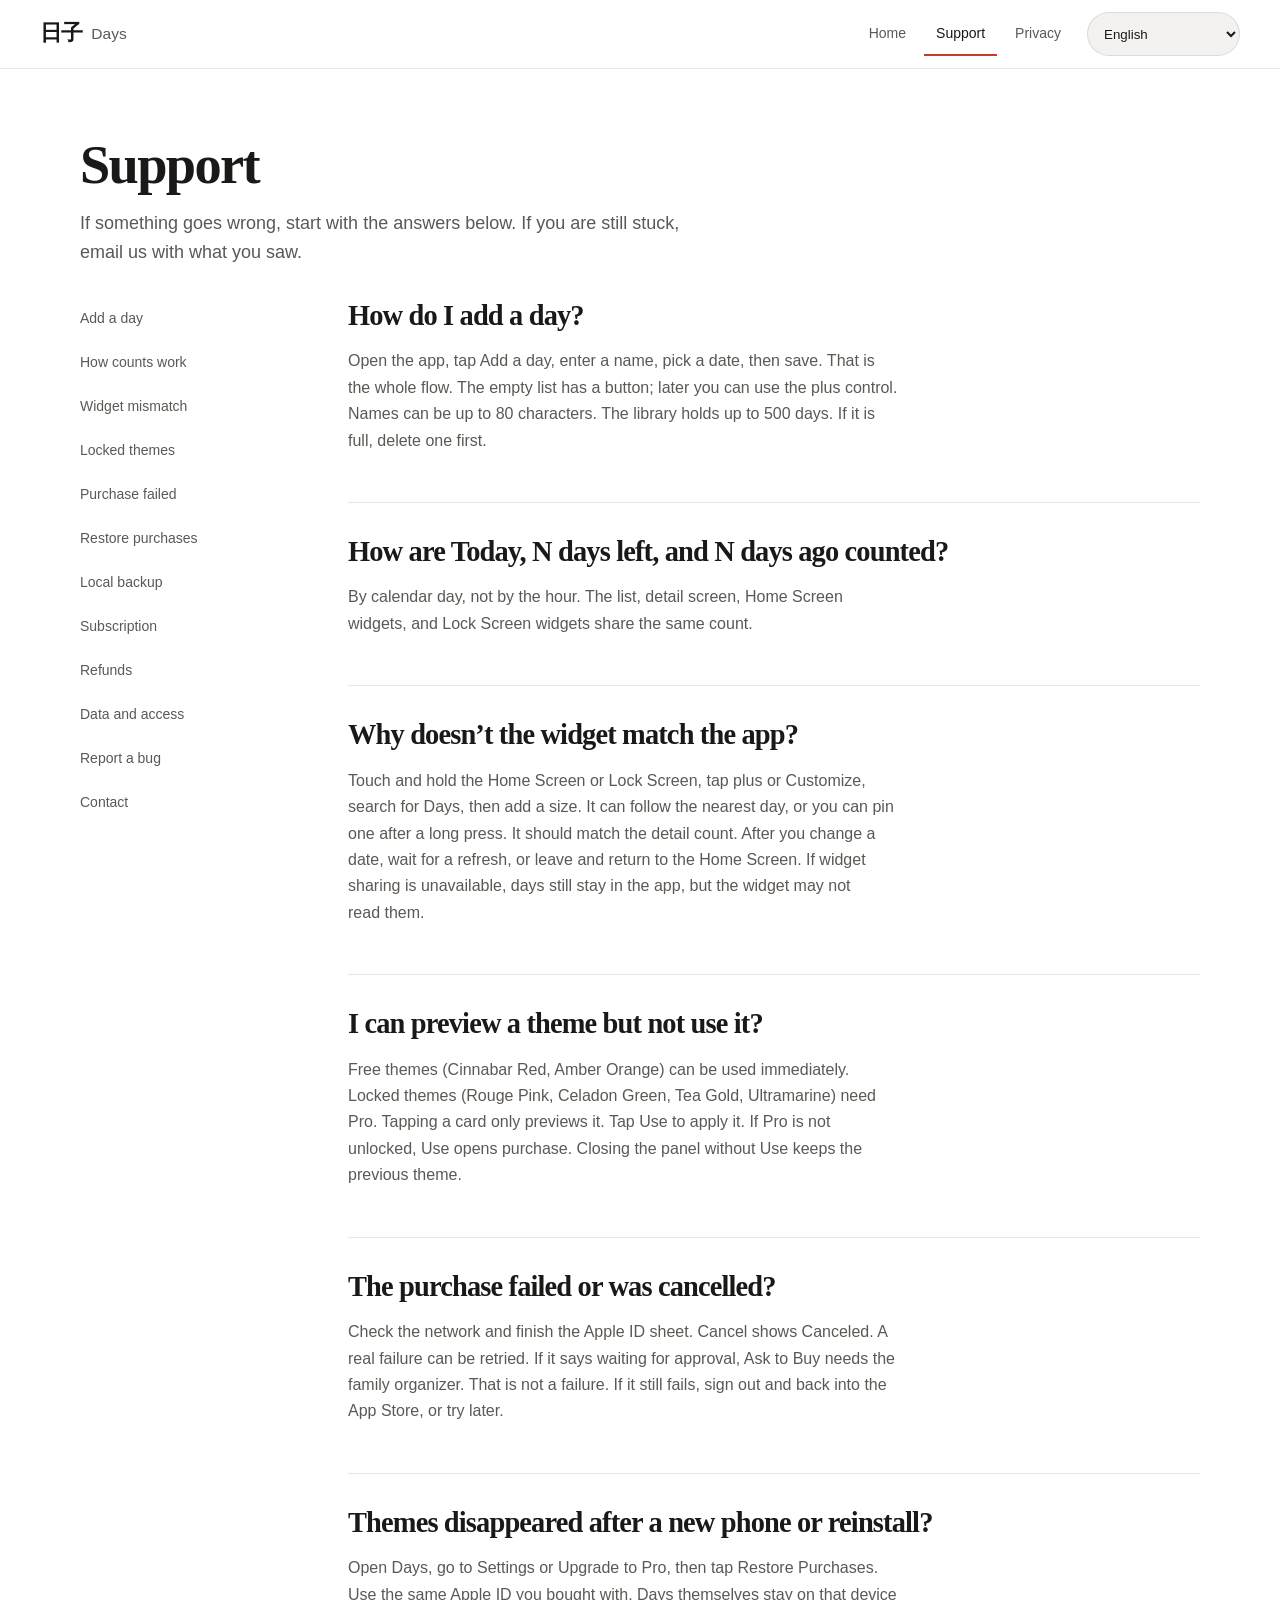
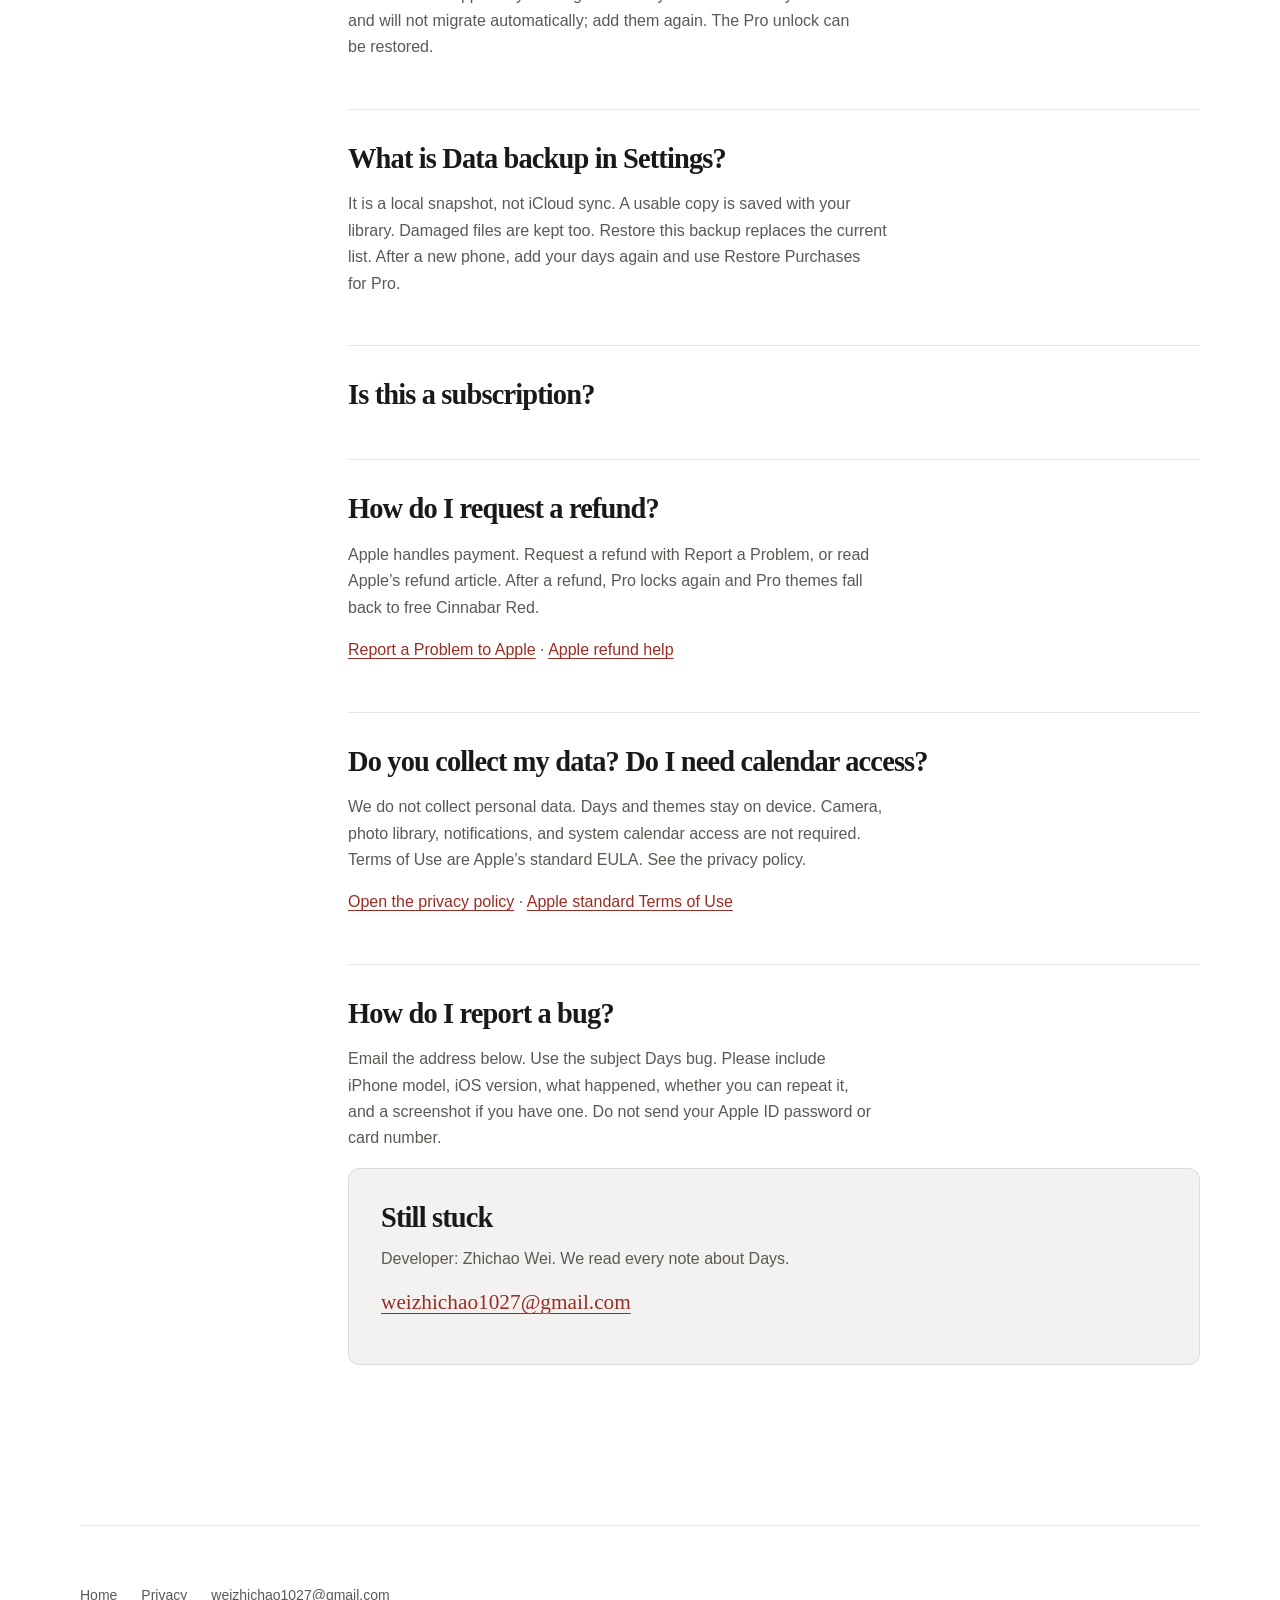
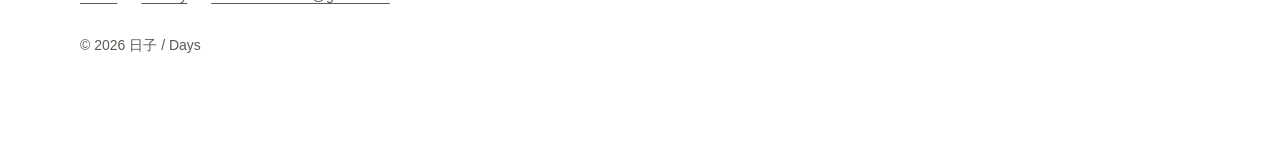
<file: support.html>
<!DOCTYPE html>
<html lang="zh-Hans"
  data-title-zh="日子: 技术支持"
  data-title-en="Days: Support"
  data-desc-zh="日子 App 技术支持与常见问题。添加日子、天数口径、小组件、主题、买断与恢复购买。"
  data-desc-en="Support and answers for the Days iOS app: adding a day, counts, widgets, themes, and the one-time Pro unlock.">
<head>
<meta charset="utf-8"/>
<meta name="viewport" content="width=device-width, initial-scale=1"/>
<meta name="description" content="日子 App 技术支持与常见问题。添加日子、天数口径、小组件、主题、买断与恢复购买。"/>
<meta name="theme-color" content="#FFFFFF"/>
<meta property="og:type" content="website"/>
<meta property="og:title" content="日子: 技术支持"/>
<meta property="og:description" content="日子 App 技术支持与常见问题。"/>
<meta property="og:url" content="https://weizhichao1027-collab.github.io/rizi-site/support.html"/>
<meta property="og:locale" content="zh_CN"/>
<meta property="og:site_name" content="日子 / Days"/>
<meta name="twitter:card" content="summary"/>
<title>日子: 技术支持</title>
<link rel="canonical" href="https://weizhichao1027-collab.github.io/rizi-site/support.html"/>
<link rel="alternate" hreflang="zh-Hans" href="https://weizhichao1027-collab.github.io/rizi-site/support.html"/>
<link rel="alternate" hreflang="en" href="https://weizhichao1027-collab.github.io/rizi-site/support.html?lang=en"/>
<link rel="alternate" hreflang="x-default" href="https://weizhichao1027-collab.github.io/rizi-site/support.html"/>
<link rel="icon" href="favicon.svg" type="image/svg+xml"/>
<link rel="stylesheet" href="styles.css"/>
<script>
(function () {
  try {
    var q = new URLSearchParams(location.search).get("lang") || "";
    var s = "";
    try { s = localStorage.getItem("rizi-lang") || ""; } catch (e) {}
    var n = (navigator.language || "").toLowerCase();
    var raw = (q || s || n).replace(/_/g, "-").toLowerCase();
    var lang = "zh-Hans";
    if (raw === "en" || raw.indexOf("en-") === 0) lang = "en";
    else if (raw === "zh-hant" || raw === "zh-tw" || raw === "zh-hk" || raw === "zh-mo") lang = "zh-Hant";
    else if (raw.indexOf("ja") === 0) lang = "ja";
    else if (raw.indexOf("ko") === 0) lang = "ko";
    else if (raw.indexOf("es") === 0) lang = "es";
    else if (raw.indexOf("fr") === 0) lang = "fr";
    else if (raw.indexOf("de") === 0) lang = "de";
    else if (raw.indexOf("pt") === 0) lang = "pt-BR";
    else if (raw.indexOf("ru") === 0) lang = "ru";
    else if (raw.indexOf("ar") === 0) lang = "ar";
    else if (raw.indexOf("hi") === 0) lang = "hi";
    else if (raw === "id" || raw === "in" || raw.indexOf("id-") === 0) lang = "id";
    document.documentElement.lang = lang;
    if (lang === "ar") document.documentElement.dir = "rtl";
    if (lang === "en") {
      var title = document.documentElement.getAttribute("data-title-en");
      if (title) document.title = title;
    }
  } catch (e) {}
})();
</script>
</head>
<body data-title-key="supportTitle" data-desc-key="supportDesc">
<a class="skip" href="#main">
  <span data-i18n="skip" data-lang="zh">跳到正文</span>
  <span data-lang="en">Skip to content</span>
</a>
<header class="topbar">
  <a class="wordmark" href="index.html">日子 <span class="wordmark-en">Days</span></a>
  <button class="nav-toggle" type="button" aria-expanded="false" aria-controls="site-nav">
    <span data-i18n="menu" data-lang="zh">菜单</span>
    <span data-lang="en">Menu</span>
  </button>
  <nav class="nav-links" id="site-nav" aria-label="Primary">
    <a href="index.html"><span data-i18n="navHome" data-lang="zh">官网</span><span data-lang="en">Home</span></a>
    <a href="support.html" aria-current="page"><span data-i18n="navSupport" data-lang="zh">技术支持</span><span data-lang="en">Support</span></a>
    <a href="privacy.html"><span data-i18n="navPrivacy" data-lang="zh">隐私政策</span><span data-lang="en">Privacy</span></a>
    <label class="lang-label">
      <span class="visually-hidden" data-i18n="language">语言</span>
      <select data-lang-select autocomplete="off"></select>
    </label>
  </nav>
</header>

<main id="main" class="wrap">
  <header class="doc-hero">
    <h1 data-i18n="supportH1" data-lang="zh">技术支持</h1>
    <h1 data-lang="en">Support</h1>
    <p class="lede" data-i18n="supportLede" data-lang="zh">使用或购买遇到问题，先看下面的问答。仍未解决，把现象写信发给我们。</p>
    <p class="lede" data-lang="en">If something goes wrong, start with the answers below. If you are still stuck, email us with what you saw.</p>
  </header>

  <div class="doc-layout">
    <nav class="toc" aria-label="Questions">
      <a href="#add"><span data-i18n="tocAdd" data-lang="zh">怎么添加</span><span data-lang="en">Add a day</span></a>
      <a href="#count"><span data-i18n="tocCount" data-lang="zh">天数怎么算</span><span data-lang="en">How counts work</span></a>
      <a href="#widget"><span data-i18n="tocWidget" data-lang="zh">小组件对不上</span><span data-lang="en">Widget mismatch</span></a>
      <a href="#theme"><span data-i18n="tocTheme" data-lang="zh">主题不能用</span><span data-lang="en">Locked themes</span></a>
      <a href="#purchase"><span data-i18n="tocPurchase" data-lang="zh">购买失败</span><span data-lang="en">Purchase failed</span></a>
      <a href="#restore"><span data-i18n="tocRestore" data-lang="zh">恢复购买</span><span data-lang="en">Restore purchases</span></a>
      <a href="#backup"><span data-i18n="tocBackup" data-lang="zh">本机备份</span><span data-lang="en">Local backup</span></a>
      <a href="#subscribe"><span data-i18n="tocSubscribe" data-lang="zh">是不是订阅</span><span data-lang="en">Not a subscription</span></a>
      <a href="#refund"><span data-i18n="tocRefund" data-lang="zh">退款</span><span data-lang="en">Refunds</span></a>
      <a href="#privacy"><span data-i18n="tocPrivacy" data-lang="zh">收不收集数据</span><span data-lang="en">Data and access</span></a>
      <a href="#bug"><span data-i18n="tocBug" data-lang="zh">报告问题</span><span data-lang="en">Report a bug</span></a>
      <a href="#contact"><span data-i18n="tocContact" data-lang="zh">联系</span><span data-lang="en">Contact</span></a>
    </nav>

    <div>
      <article class="article" id="add">
        <h2 data-i18n="sAddH" data-lang="zh">怎么添加日子？</h2>
        <h2 data-lang="en">How do I add a day?</h2>
        <p data-i18n="sAdd" data-lang="zh">打开 App，点「添加日子」，填写名称并选择日期，然后保存。只需这两步。空列表时首页有入口，之后也可以用右上角加号。名称最多 80 个字符。最多 500 个日子；满了需要先删除再添加。</p>
        <p data-lang="en">Open the app, tap Add a day, enter a name, pick a date, then save. That is the whole flow. The empty list has a button; later you can use the plus control. Names can be up to 80 characters. The library holds up to 500 days. If it is full, delete one first.</p>
      </article>

      <article class="article" id="count">
        <h2 data-i18n="sCountH" data-lang="zh">「就是今天 / 还剩 N 天 / 已过 N 天」怎么算？</h2>
        <h2 data-lang="en">How are Today, N days left, and N days ago counted?</h2>
        <p data-i18n="sCount" data-lang="zh">按自然日计算，不按小时。列表、详情、主屏幕和锁屏小组件走同一套口径。</p>
        <p data-lang="en">By calendar day, not by the hour. The list, detail screen, Home Screen widgets, and Lock Screen widgets share the same count.</p>
      </article>

      <article class="article" id="widget">
        <h2 data-i18n="sWidgetH" data-lang="zh">小组件天数怎么和 App 里对不上？</h2>
        <h2 data-lang="en">Why doesn’t the widget match the app?</h2>
        <p data-i18n="sWidget" data-lang="zh">在主屏幕或锁屏长按空白处，点加号或「自定」，搜索「日子」或 Days，选一个尺寸后添加。可以让它自动跟最近的日子，也可以长按小组件后指定某一条。添加后应与详情一致。若刚改过日期，稍等刷新，或离开桌面再回来看。若提示小组件共享空间不可用，日子仍保存在 App 里，但小组件可能读不到。</p>
        <p data-lang="en">Touch and hold the Home Screen or Lock Screen, tap plus or Customize, search for Days, then add a size. It can follow the nearest day, or you can pin one after a long press. It should match the detail count. After you change a date, wait for a refresh, or leave and return to the Home Screen. If widget sharing is unavailable, days still stay in the app, but the widget may not read them.</p>
      </article>

      <article class="article" id="theme">
        <h2 data-i18n="sThemeH" data-lang="zh">主题只能预览不能用？</h2>
        <h2 data-lang="en">I can preview a theme but not use it?</h2>
        <p data-i18n="sTheme" data-lang="zh">免费主题（朱砂赤色、琥珀橙色）点「使用」即可。带锁的主题（胭脂粉色、青瓷绿色、秋茶金色、群青蓝色）需要解锁 Pro。点卡片只预览，不会改掉当前主题；点「使用」才会写入。若尚未购买，点「使用」会进入购买。关掉面板且没点「使用」会回到原来的主题。</p>
        <p data-lang="en">Free themes (Cinnabar Red, Amber Orange) can be used immediately. Locked themes (Rouge Pink, Celadon Green, Tea Gold, Ultramarine) need Pro. Tapping a card only previews it. Tap Use to apply it. If Pro is not unlocked, Use opens purchase. Closing the panel without Use keeps the previous theme.</p>
      </article>

      <article class="article" id="purchase">
        <h2 data-i18n="sPurchaseH" data-lang="zh">购买没成功，或提示失败？</h2>
        <h2 data-lang="en">The purchase failed or was cancelled?</h2>
        <p data-i18n="sPurchase" data-lang="zh">确认网络正常，用你的 Apple ID 完成系统购买框。若点了取消，会提示「已取消」。真正失败可以再试一次。若显示等待家人批准，请让家庭组织者在其设备上处理，这不是失败。仍不行时：在 App Store 退出后重新登录，或稍后再试。</p>
        <p data-lang="en">Check the network and finish the Apple ID sheet. Cancel shows Canceled. A real failure can be retried. If it says waiting for approval, Ask to Buy needs the family organizer. That is not a failure. If it still fails, sign out and back into the App Store, or try later.</p>
      </article>

      <article class="article" id="restore">
        <h2 data-i18n="sRestoreH" data-lang="zh">换机或重装后主题没了？</h2>
        <h2 data-lang="en">Themes disappeared after a new phone or reinstall?</h2>
        <p data-lang="zh">Pro 是一次买断，跟这台设备上的 Apple ID 绑定。换机或重装后：</p>
        <p data-lang="en">Pro is a one-time unlock tied to the Apple ID on this device. After a new phone or reinstall:</p>
        <ol data-lang="zh">
          <li>打开日子，进入设置或「升级 Pro」。</li>
          <li>点「恢复购买」，使用购买时的同一个 Apple ID。</li>
          <li>也可在 iPhone 打开设置，轻点你的姓名，再打开「媒体与购买项目」里的购买记录，确认这笔非消耗型购买还在。</li>
        </ol>
        <ol data-lang="en">
          <li>Open Days, then go to Settings or Upgrade to Pro.</li>
          <li>Tap Restore Purchases with the same Apple ID you bought with.</li>
          <li>You can also confirm the non-consumable in Apple purchase history: iPhone Settings, tap your name, then Media &amp; Purchases.</li>
        </ol>
        <p data-i18n="sRestore" data-lang="zh">日子本身只保存在这台设备上，换机不会自动带过来；请自己重新添加日子。Pro 解锁可以恢复。</p>
        <p data-lang="en">Days themselves stay on that device and will not migrate automatically; add them again. The Pro unlock can be restored.</p>
      </article>

      <article class="article" id="backup">
        <h2 data-i18n="sBackupH" data-lang="zh">设置里的数据备份是什么？</h2>
        <h2 data-lang="en">What is Data backup in Settings?</h2>
        <p data-i18n="sBackup" data-lang="zh">这是本机快照，不是 iCloud 同步。保存日子时会留下可用备份；文件损坏时也会留下副本。点「恢复此备份」会覆盖当前日子列表。换机后请重新添加日子，并用「恢复购买」找回 Pro。</p>
        <p data-lang="en">It is a local snapshot, not iCloud sync. A usable copy is saved with your library. Damaged files are kept too. Restore this backup replaces the current list. After a new phone, add your days again and use Restore Purchases for Pro.</p>
      </article>

      <article class="article" id="subscribe">
        <h2 data-i18n="sSubH" data-lang="zh">会不会要订阅？</h2>
        <h2 data-lang="en">Is this a subscription?</h2>
        <p data-lang="zh">不会。Pro 商品 ID 为 <code>com.rizi.pro.themes</code>，是一次买断（非消耗型），不是订阅，没有续费，也没有自动扣款。中文商店价为 ¥6；其他地区显示当地价格。日子没有可取消的订阅，请不要在 Apple 的「订阅」列表里找日子来取消。若你在那里看到其他 App 的订阅，那是别的 App，与日子无关。</p>
        <p data-lang="en">No. Product ID <code>com.rizi.pro.themes</code> is a one-time unlock (non-consumable), not a subscription. There is no renewal and no recurring charge. The price is local in the App Store. Days has nothing to cancel. Do not look for Days in Apple’s Subscriptions list. If you see other apps there, those are unrelated.</p>
      </article>

      <article class="article" id="refund">
        <h2 data-i18n="sRefundH" data-lang="zh">怎么申请退款？</h2>
        <h2 data-lang="en">How do I request a refund?</h2>
        <p data-i18n="sRefund" data-lang="zh">付款由 Apple 处理。退款请使用 Apple 的「报告问题」，或查看 Apple 支持里的退款说明。退款生效后，Pro 会锁定，已写入的 Pro 主题会收成免费的朱砂赤色。</p>
        <p data-lang="en">Apple handles payment. Request a refund with Report a Problem, or read Apple’s refund article. After a refund, Pro locks again and Pro themes fall back to free Cinnabar Red.</p>
        <p>
          <a href="https://reportaproblem.apple.com/" data-i18n="sRefundLink">向 Apple 报告问题</a>
          ·
          <a href="https://support.apple.com/HT204084" data-i18n="sRefundHelp">Apple 退款说明</a>
        </p>
      </article>

      <article class="article" id="privacy">
        <h2 data-i18n="sPrivacyH" data-lang="zh">收不收集我的数据？要日历权限吗？</h2>
        <h2 data-lang="en">Do you collect my data? Do I need calendar access?</h2>
        <p data-i18n="sPrivacy" data-lang="zh">不收集个人数据。日子与主题保存在本机，不需要相机、相册、通知或系统日历权限。使用条款使用 Apple 标准许可协议。详见隐私政策。</p>
        <p data-lang="en">We do not collect personal data. Days and themes stay on device. Camera, photo library, notifications, and system calendar access are not required. Terms of Use are Apple’s standard EULA. See the privacy policy.</p>
        <p>
          <a href="privacy.html" data-i18n="sPrivacyLink">打开隐私政策</a>
          ·
          <a href="https://www.apple.com/legal/internet-services/itunes/dev/stdeula/" data-i18n="sEulaLink">Apple 标准使用条款</a>
        </p>
      </article>

      <article class="article" id="bug">
        <h2 data-i18n="sBugH" data-lang="zh">怎么报告问题？</h2>
        <h2 data-lang="en">How do I report a bug?</h2>
        <p data-i18n="sBug" data-lang="zh">写信到下方邮箱，主题写「日子 问题」或 Days bug。请附带：iPhone 型号、iOS 版本、问题现象、能否复现，以及截图（如有）。不要发送 Apple ID 密码或付款卡号。</p>
        <p data-lang="en">Email the address below. Use the subject Days bug. Please include iPhone model, iOS version, what happened, whether you can repeat it, and a screenshot if you have one. Do not send your Apple ID password or card number.</p>
      </article>

      <section class="contact-band" id="contact">
        <h2 data-i18n="sContactH" data-lang="zh">还是不行</h2>
        <h2 data-lang="en">Still stuck</h2>
        <p data-i18n="sContact" data-lang="zh">开发者: Zhichao Wei。我们会阅读每一封关于日子的来信。</p>
        <p data-lang="en">Developer: Zhichao Wei. We read every note about Days.</p>
        <p><a class="mail" href="mailto:weizhichao1027@gmail.com">weizhichao1027@gmail.com</a></p>
      </section>
    </div>
  </div>
</main>

<footer class="site-footer wrap">
  <nav aria-label="Footer">
    <a href="index.html"><span data-i18n="navHome" data-lang="zh">官网</span><span data-lang="en">Home</span></a>
    <a href="privacy.html"><span data-i18n="navPrivacy" data-lang="zh">隐私政策</span><span data-lang="en">Privacy</span></a>
    <a href="mailto:weizhichao1027@gmail.com">weizhichao1027@gmail.com</a>
  </nav>
  <p data-i18n="copyright">© 2026 日子 / Days</p>
</footer>
<script src="i18n.js"></script>
<script src="site.js" defer></script>
</body>
</html>
</file>
<file: styles.css>
@layer reset, tokens, base, layout, leaf, home, doc, motion, print;

@layer reset {
  html {
    box-sizing: border-box;
  }

  *,
  *::before,
  *::after {
    box-sizing: inherit;
  }

  html,
  body {
    margin: 0;
    padding: 0;
  }

  img,
  svg {
    display: block;
    max-width: 100%;
  }

  button,
  input {
    font: inherit;
    color: inherit;
  }
}

@layer tokens {
  :root {
    color-scheme: light;
    --ink: #1a1917;
    --ink-soft: #5c5854;
    --canvas: #ffffff;
    --surface: #f3f2f0;
    --line: rgb(26 25 23 / 0.1);
    --accent: #c43b2e;
    --accent-deep: #9a2d23;
    --focus: #c43b2e;
    --radius: 12px;
    --max: 1120px;
    --measure: 62ch;
    --serif: "Songti SC", "Songti TC", "Hiragino Mincho ProN", "YuMincho", Georgia, serif;
    --sans: -apple-system, BlinkMacSystemFont, "PingFang SC", "PingFang TC", "Hiragino Sans", "Apple SD Gothic Neo", "Segoe UI", sans-serif;
    --ease-out: cubic-bezier(0.16, 1, 0.3, 1);
    --space-1: 4px;
    --space-2: 8px;
    --space-3: 12px;
    --space-4: 16px;
    --space-5: 24px;
    --space-6: 32px;
    --space-7: 48px;
    --space-8: 64px;
    --space-9: 96px;
    --z-sticky: 20;
    --z-nav: 30;
    --z-skip: 40;
    --text-xs: 0.75rem;
    --text-sm: 0.875rem;
    --text-base: 1rem;
    --text-lg: 1.333rem;
    --text-xl: 1.777rem;
    --text-display: clamp(2.5rem, 7vw, 4.4rem);
  }

  [data-theme="exam-sprint"] {
    --leaf-ink: #1f1412;
    --leaf-paper: #fdeeea;
    --leaf-accent: #c43b2e;
    --leaf-wash: #f6d7d2;
  }

  [data-theme="birthday-party"] {
    --leaf-ink: #1f1610;
    --leaf-paper: #fff1e4;
    --leaf-accent: #d86a2a;
    --leaf-wash: #f6e0c8;
  }

  [data-theme="love-memorial"] {
    --leaf-ink: #1f1216;
    --leaf-paper: #fdeef2;
    --leaf-accent: #c4456a;
    --leaf-wash: #f4d5de;
  }

  [data-theme="travel-depart"] {
    --leaf-ink: #12201f;
    --leaf-paper: #e8f6f4;
    --leaf-accent: #2a8b84;
    --leaf-wash: #cde8e5;
  }

  [data-theme="job-countdown"] {
    --leaf-ink: #1a1c20;
    --leaf-paper: #f0f2f5;
    --leaf-accent: #9a7b3c;
    --leaf-wash: #e2e5ea;
  }

  [data-theme="graduation"] {
    --leaf-ink: #121826;
    --leaf-paper: #eaf0fa;
    --leaf-accent: #2f5fa8;
    --leaf-wash: #d4dfef;
  }
}

@layer base {
  html {
    scroll-behavior: smooth;
    background: var(--canvas);
  }

  html:not([lang="en"]) [data-lang="en"]:not([data-i18n]) {
    display: none !important;
  }

  html[lang="en"] [data-lang="zh"]:not([data-i18n]):not(:has([data-i18n])) {
    display: none !important;
  }

  .visually-hidden {
    position: absolute;
    width: 1px;
    height: 1px;
    padding: 0;
    margin: -1px;
    overflow: hidden;
    clip: rect(0, 0, 0, 0);
    white-space: nowrap;
    border: 0;
  }

  .lang-label {
    display: inline-flex;
    align-items: center;
    min-height: 44px;
    margin-inline-start: var(--space-2);
  }

  .lang-label select {
    min-height: 44px;
    min-width: 8.5rem;
    padding: 0 12px;
    border: 1px solid var(--line);
    border-radius: 999px;
    background: var(--surface);
    color: var(--ink);
  }

  body {
    min-height: 100dvh;
    font-family: var(--sans);
    font-size: var(--text-base);
    line-height: 1.65;
    color: var(--ink);
    background: var(--canvas);
    -webkit-font-smoothing: antialiased;
    text-rendering: optimizeLegibility;
  }

  body[data-nav-open="true"] {
    overflow: hidden;
  }

  :focus-visible {
    outline: 2px solid var(--focus);
    outline-offset: 3px;
  }

  ::selection {
    background: color-mix(in oklab, var(--accent) 22%, var(--canvas));
    color: var(--ink);
  }

  a {
    color: var(--accent-deep);
    text-decoration-thickness: 1px;
    text-underline-offset: 0.18em;
  }

  a:hover {
    color: var(--accent);
  }

  h1,
  h2,
  h3 {
    font-family: var(--serif);
    font-weight: 700;
    letter-spacing: -0.03em;
    line-height: 1.18;
    text-wrap: balance;
  }

  .lede {
    margin: 0;
    max-width: 28em;
    font-size: 1.125rem;
    color: var(--ink-soft);
    line-height: 1.6;
  }

  p {
    text-wrap: pretty;
  }

  .skip {
    position: absolute;
    left: var(--space-4);
    top: var(--space-4);
    z-index: var(--z-skip);
    padding: var(--space-3) var(--space-4);
    background: var(--ink);
    color: var(--surface);
    text-decoration: none;
    border-radius: 8px;
    transform: translateY(-160%);
  }

  .skip:focus {
    transform: none;
  }
}

@layer layout {
  .topbar {
    position: sticky;
    top: 0;
    z-index: var(--z-sticky);
    display: flex;
    align-items: center;
    justify-content: space-between;
    gap: var(--space-4);
    padding: var(--space-3) clamp(16px, 4vw, 40px);
    background: rgb(255 255 255 / 0.88);
    backdrop-filter: blur(14px);
    border-bottom: 1px solid var(--line);
  }

  .wordmark {
    display: inline-flex;
    align-items: center;
    gap: 0.4em;
    font-family: var(--serif);
    font-size: 1.35rem;
    font-weight: 700;
    letter-spacing: -0.03em;
    color: var(--ink);
    text-decoration: none;
    min-height: 44px;
  }

  .wordmark:hover {
    color: var(--accent);
    text-decoration: none;
  }

  .wordmark-en {
    font-family: var(--sans);
    font-size: 0.72em;
    font-weight: 500;
    color: var(--ink-soft);
    letter-spacing: 0;
  }

  .nav-toggle {
    display: none;
    min-width: 44px;
    min-height: 44px;
    padding: 0 var(--space-3);
    border: 1px solid var(--line);
    border-radius: 8px;
    background: var(--surface);
    color: var(--ink);
    cursor: pointer;
  }

  .nav-links {
    display: flex;
    flex-wrap: wrap;
    align-items: center;
    justify-content: flex-end;
    gap: 4px 6px;
  }

  .nav-links a {
    display: inline-flex;
    align-items: center;
    min-height: 44px;
    padding: 0 var(--space-3);
    color: var(--ink-soft);
    text-decoration: none;
    font-size: var(--text-sm);
    font-weight: 500;
  }

  .nav-links a:hover,
  .nav-links a[aria-current="page"] {
    color: var(--ink);
  }

  .nav-links a[aria-current="page"] {
    box-shadow: inset 0 -2px 0 var(--accent);
  }

  .lang-switch {
    display: inline-flex;
    gap: 4px;
    margin-left: var(--space-2);
    padding: 4px;
    border: 1px solid var(--line);
    border-radius: 999px;
    background: var(--surface);
  }

  .lang-switch button {
    min-width: 44px;
    min-height: 36px;
    border: 0;
    border-radius: 999px;
    background: transparent;
    color: var(--ink-soft);
    cursor: pointer;
    font-size: var(--text-sm);
    font-weight: 600;
  }

  .lang-switch button[aria-pressed="true"] {
    background: var(--ink);
    color: var(--surface);
  }

  .wrap {
    width: min(var(--max), calc(100% - 40px));
    margin-inline: auto;
  }

  .site-footer {
    margin-top: var(--space-8);
    padding: var(--space-7) 0 var(--space-9);
    border-top: 1px solid var(--line);
    color: var(--ink-soft);
    font-size: var(--text-sm);
  }

  .site-footer nav {
    display: flex;
    flex-wrap: wrap;
    gap: var(--space-4) var(--space-5);
    margin-bottom: var(--space-4);
  }

  .site-footer a {
    color: var(--ink-soft);
    min-height: 44px;
    display: inline-flex;
    align-items: center;
  }

  .site-footer a:hover {
    color: var(--accent);
  }

  .btn {
    display: inline-flex;
    align-items: center;
    justify-content: center;
    min-height: 48px;
    padding: 0 24px;
    border-radius: 999px;
    background: var(--accent);
    color: #f7f3f1;
    font-weight: 600;
    text-decoration: none;
    border: 0;
    cursor: pointer;
    transition: transform 180ms var(--ease-out), background-color 180ms var(--ease-out);
  }

  .btn:hover {
    background: var(--accent-deep);
    color: #f7f3f1;
    text-decoration: none;
    transform: translateY(-1px);
  }

  .btn:active {
    transform: scale(0.98);
  }

  .btn[aria-disabled="true"] {
    cursor: default;
  }

  .btn-ghost {
    background: transparent;
    color: var(--ink);
    box-shadow: inset 0 0 0 1px var(--line);
  }

  .btn-ghost:hover {
    background: var(--surface);
    color: var(--ink);
  }

  .cta-row {
    display: flex;
    flex-wrap: wrap;
    gap: var(--space-3);
    align-items: center;
  }

  .cta-row.follow {
    margin-top: var(--space-5);
  }
}

@layer leaf {
  .leaf {
    position: relative;
    display: flex;
    flex-direction: column;
    width: 100%;
    min-height: 260px;
    padding: 0 24px 28px;
    border: 1px solid rgb(27 36 48 / 0.08);
    border-radius: var(--radius);
    background: var(--leaf-paper, var(--surface));
    color: var(--leaf-ink, var(--ink));
    box-shadow: 0 6px 8px rgb(27 36 48 / 0.06);
    overflow: hidden;
    transition:
      background-color 480ms var(--ease-out),
      color 480ms var(--ease-out),
      transform 200ms var(--ease-out);
  }

  .leaf-perf {
    height: 22px;
    margin: 0 -24px 18px;
    background:
      radial-gradient(circle at 12px 50%, var(--canvas) 5px, transparent 5.2px)
      left center / 24px 22px repeat-x;
    border-bottom: 1px dashed color-mix(in oklab, var(--leaf-ink) 22%, transparent);
  }

  .leaf-count {
    margin: 0 0 12px;
    font-family: var(--serif);
    font-size: clamp(1.8rem, 4vw, 2.6rem);
    font-weight: 700;
    letter-spacing: -0.03em;
    line-height: 1.15;
    color: var(--leaf-accent, var(--leaf-ink));
  }

  .leaf-name,
  .leaf-date {
    margin: 0;
    font-size: var(--text-sm);
    color: color-mix(in oklab, var(--leaf-ink) 72%, var(--leaf-paper));
  }

  .leaf-name {
    margin-top: auto;
    font-weight: 600;
    font-size: 1rem;
    color: var(--leaf-ink);
  }

  .leaf-date {
    margin-top: 4px;
    font-variant-numeric: tabular-nums;
  }

  .leaf-badge {
    position: absolute;
    top: 30px;
    right: 16px;
    z-index: 3;
    padding: 4px 8px;
    border-radius: 6px;
    background: color-mix(in oklab, var(--leaf-accent) 16%, var(--leaf-paper));
    color: var(--leaf-accent);
    font-size: 0.72rem;
    font-weight: 700;
    letter-spacing: 0.04em;
  }

  .leaf[data-texture="ruled"]::after,
  .leaf[data-texture="dots"]::after,
  .leaf[data-texture="grid"]::after,
  .leaf[data-texture="gradient"]::after {
    content: "";
    position: absolute;
    inset: 22px 0 0;
    pointer-events: none;
    opacity: 0.34;
  }

  .leaf[data-texture="ruled"]::after {
    background: repeating-linear-gradient(
      to bottom,
      transparent 0 27px,
      color-mix(in oklab, var(--leaf-ink) 16%, transparent) 27px 28px
    );
  }

  .leaf[data-texture="dots"]::after {
    background-image: radial-gradient(
      color-mix(in oklab, var(--leaf-ink) 22%, transparent) 1px,
      transparent 1.2px
    );
    background-size: 14px 14px;
  }

  .leaf[data-texture="grid"]::after {
    background-image:
      linear-gradient(color-mix(in oklab, var(--leaf-ink) 12%, transparent) 1px, transparent 1px),
      linear-gradient(90deg, color-mix(in oklab, var(--leaf-ink) 12%, transparent) 1px, transparent 1px);
    background-size: 22px 22px;
  }

  .leaf[data-texture="gradient"]::after {
    background: linear-gradient(
      180deg,
      color-mix(in oklab, var(--leaf-accent) 18%, transparent),
      transparent 62%
    );
    opacity: 1;
  }

  .leaf-count,
  .leaf-name,
  .leaf-date {
    position: relative;
    z-index: 1;
  }
}

@layer home {
  .hero {
    display: grid;
    grid-template-columns: minmax(0, 1.15fr) minmax(260px, 0.85fr);
    gap: clamp(32px, 6vw, 72px);
    align-items: center;
    padding: clamp(48px, 8vw, 96px) 0 var(--space-8);
  }

  .hero h1 {
    margin: 0 0 var(--space-4);
    font-size: var(--text-display);
    font-weight: 700;
    line-height: 1.08;
    letter-spacing: -0.04em;
  }

  .hero .lede {
    margin: 0 0 var(--space-6);
  }

  .hero-stage {
    justify-self: end;
    width: min(100%, 380px);
  }

  .hero-leaf {
    min-height: 340px;
    width: 100%;
  }

  .section {
    padding: var(--space-8) 0;
  }

  .section h2 {
    margin: 0 0 var(--space-6);
    font-size: clamp(1.7rem, 3vw, 2.35rem);
  }

  .counts {
    display: grid;
    grid-template-columns: minmax(0, 1.2fr) minmax(0, 0.8fr);
    gap: var(--space-7);
    align-items: start;
  }

  .count-lead {
    margin: 0;
  }

  .count-lead .phrase {
    display: block;
    margin-bottom: var(--space-3);
    font-family: var(--serif);
    font-size: clamp(2rem, 5vw, 3.4rem);
    font-weight: 700;
    letter-spacing: -0.03em;
    line-height: 1.1;
    color: var(--accent);
  }

  .count-lead p {
    margin: 0;
    max-width: 28em;
    color: var(--ink-soft);
  }

  .count-list {
    display: grid;
    gap: 0;
    margin: 0;
    padding: 0;
    list-style: none;
    border-top: 1px solid var(--line);
  }

  .count-list li {
    padding: var(--space-5) 0;
    border-bottom: 1px solid var(--line);
  }

  .count-list strong {
    display: block;
    font-family: var(--serif);
    font-size: var(--text-lg);
    margin-bottom: 6px;
  }

  .count-list p {
    margin: 0;
    color: var(--ink-soft);
  }

  .theme-rail {
    display: grid;
    grid-auto-flow: column;
    grid-auto-columns: minmax(220px, 1fr);
    gap: var(--space-4);
    overflow-x: auto;
    padding-bottom: var(--space-4);
    scroll-snap-type: x mandatory;
    scrollbar-color: color-mix(in oklab, var(--ink) 25%, transparent) transparent;
  }

  .theme-rail [role="listitem"] {
    min-width: 0;
    scroll-snap-align: start;
  }

  .theme-hit {
    display: block;
    width: 100%;
    padding: 0;
    border: 0;
    background: none;
    text-align: left;
    cursor: pointer;
  }

  .theme-hit .leaf {
    min-height: 240px;
  }

  .theme-hit[aria-current="true"] .leaf,
  .theme-hit:hover .leaf,
  .theme-hit:focus-visible .leaf {
    transform: translateY(-3px);
  }

  .theme-note {
    margin: var(--space-5) 0 0;
    color: var(--ink-soft);
    max-width: var(--measure);
  }

  .split {
    display: grid;
    grid-template-columns: 1fr 1fr;
    gap: var(--space-6);
    align-items: center;
  }

  .split.reverse {
    direction: rtl;
  }

  .split.reverse > * {
    direction: ltr;
  }

  .paper-form {
    padding: var(--space-6);
    background: var(--surface);
    border: 1px solid var(--line);
    border-radius: var(--radius);
  }

  .paper-form dl {
    display: grid;
    gap: var(--space-5);
    margin: 0;
  }

  .paper-form dt {
    font-size: var(--text-sm);
    color: var(--ink-soft);
    margin-bottom: 6px;
  }

  .paper-form dd {
    margin: 0;
    font-family: var(--serif);
    font-size: var(--text-xl);
    letter-spacing: -0.02em;
  }

  .ink-band {
    margin: var(--space-8) 0 0;
    padding: var(--space-8) 0;
    background: #fdeeea;
    color: var(--ink);
  }

  .ink-band .wrap {
    display: grid;
    grid-template-columns: 1.2fr 0.8fr;
    gap: var(--space-7);
    align-items: end;
  }

  .ink-band h2 {
    margin: 0 0 var(--space-4);
    color: var(--ink);
  }

  .ink-band p {
    margin: 0;
    max-width: 32em;
    color: var(--ink-soft);
  }

  .ink-band .price {
    font-family: var(--serif);
    font-size: clamp(2.2rem, 4vw, 3.2rem);
    letter-spacing: -0.03em;
    line-height: 1.1;
    color: var(--accent);
  }

  .ink-band .price-note {
    margin-top: var(--space-3);
    color: var(--ink-soft);
  }

  .get {
    padding: var(--space-8) 0 var(--space-9);
  }

  .get p {
    max-width: var(--measure);
    color: var(--ink-soft);
  }
}

@layer doc {
  .doc-hero {
    padding: var(--space-8) 0 var(--space-6);
  }

  .doc-hero h1 {
    margin: 0 0 var(--space-3);
    font-size: clamp(2.1rem, 5vw, 3.4rem);
  }

  .doc-hero .lede,
  .doc-hero .meta {
    margin: 0;
    max-width: var(--measure);
    color: var(--ink-soft);
  }

  .doc-hero .meta {
    margin-top: var(--space-3);
    font-size: var(--text-sm);
  }

  .facts {
    display: grid;
    grid-template-columns: 1fr 1fr;
    gap: 0;
    margin: 0 0 var(--space-7);
    border-top: 1px solid var(--line);
  }

  .facts > div {
    padding: var(--space-5) var(--space-4) var(--space-5) 0;
    border-bottom: 1px solid var(--line);
  }

  .facts dt {
    margin: 0 0 6px;
    font-size: var(--text-sm);
    color: var(--ink-soft);
  }

  .facts dd {
    margin: 0;
    font-family: var(--serif);
    font-size: var(--text-lg);
  }

  .doc-layout {
    display: grid;
    grid-template-columns: 220px minmax(0, 1fr);
    gap: var(--space-7);
    align-items: start;
    padding-bottom: var(--space-9);
  }

  .toc {
    position: sticky;
    top: 88px;
    display: flex;
    flex-direction: column;
    gap: 4px;
  }

  .toc a {
    display: flex;
    align-items: center;
    min-height: 40px;
    padding: 6px 0;
    color: var(--ink-soft);
    text-decoration: none;
    font-size: var(--text-sm);
    border-bottom: 1px solid transparent;
  }

  .toc a:hover {
    color: var(--ink);
  }

  .article,
  .contact-band {
    scroll-margin-top: 88px;
  }

  .article + .article {
    margin-top: var(--space-7);
    padding-top: var(--space-6);
    border-top: 1px solid var(--line);
  }

  .article h2 {
    margin: 0 0 var(--space-3);
    font-size: var(--text-xl);
  }

  .article p,
  .article li {
    color: var(--ink-soft);
    max-width: var(--measure);
  }

  .article ul {
    margin: 0;
    padding-left: 1.15em;
  }

  .article li {
    margin: 0.4em 0;
  }

  .contact-band {
    padding: var(--space-6);
    background: var(--surface);
    border: 1px solid var(--line);
    border-radius: var(--radius);
  }

  .contact-band h2 {
    margin: 0 0 var(--space-3);
    font-size: var(--text-xl);
  }

  .contact-band p {
    margin: 0 0 var(--space-3);
    color: var(--ink-soft);
    max-width: var(--measure);
  }

  .contact-band a.mail {
    font-family: var(--serif);
    font-size: var(--text-lg);
  }
}

@layer motion {
  .theme-hit .leaf,
  .hero-leaf {
    transition:
      background-color 480ms var(--ease-out),
      color 480ms var(--ease-out),
      transform 200ms var(--ease-out);
  }
}

@layer print {
  @media print {
    .topbar,
    .skip,
    .nav-toggle,
    .lang-switch,
    .site-footer nav,
    .cta-row,
    .theme-rail,
    .toc {
      display: none !important;
    }

    body {
      background: #ffffff;
      color: #1a1917;
    }

    .doc-layout {
      display: block;
    }

    a {
      color: inherit;
      text-decoration: none;
    }
  }
}

@media (max-width: 880px) {
  .hero,
  .counts,
  .split,
  .split.reverse,
  .ink-band .wrap,
  .doc-layout {
    grid-template-columns: 1fr;
    direction: ltr;
  }

  .hero-stage {
    justify-self: stretch;
    width: min(100%, 420px);
  }

  .toc {
    position: static;
    flex-direction: row;
    overflow-x: auto;
    gap: var(--space-3);
    padding-bottom: var(--space-3);
  }

  .toc a {
    white-space: nowrap;
    border-bottom: 1px solid var(--line);
  }

  .nav-toggle {
    display: inline-flex;
    align-items: center;
    justify-content: center;
  }

  .nav-links {
    position: fixed;
    inset: 61px 0 auto 0;
    z-index: var(--z-nav);
    display: none;
    flex-direction: column;
    align-items: stretch;
    padding: var(--space-4) var(--space-5) var(--space-5);
    background: var(--canvas);
    border-bottom: 1px solid var(--line);
  }

  .nav-links[data-open="true"] {
    display: flex;
  }

  .lang-switch,
  .lang-label {
    margin: var(--space-3) 0 0;
    width: max-content;
  }

  html[dir="rtl"] .theme-rail {
    direction: rtl;
  }
}

@media (max-width: 560px) {
  .wrap {
    width: min(var(--max), calc(100% - 32px));
  }

  .facts {
    grid-template-columns: 1fr;
  }

  .hero {
    padding-top: var(--space-7);
  }

  .theme-rail {
    grid-auto-columns: minmax(200px, 78vw);
  }
}

@media (prefers-reduced-motion: reduce) {
  html {
    scroll-behavior: auto;
  }

  *,
  *::before,
  *::after {
    animation: none !important;
    transition: none !important;
  }
}
</file>
